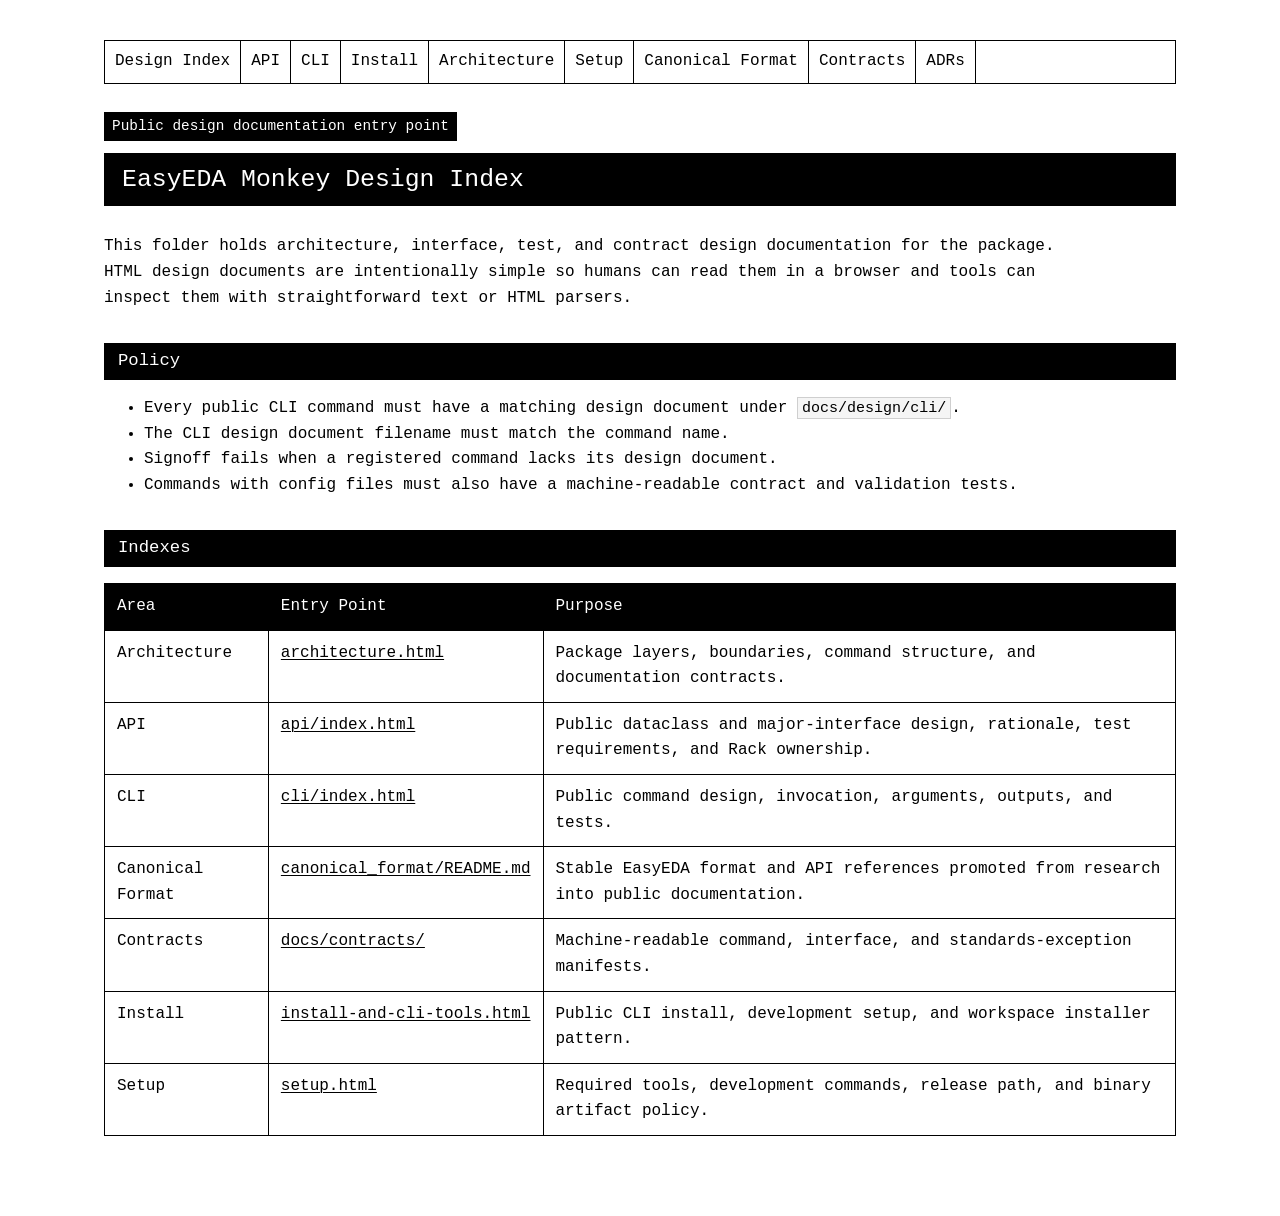
<file: docs/design/index.html>
<!doctype html>
<html lang="en">
<head>
  <meta charset="utf-8">
  <meta name="viewport" content="width=device-width, initial-scale=1">
  <title>EasyEDA Monkey Design Index</title>
  <link rel="stylesheet" href="styles.css">
</head>
<body data-doc-kind="design-index">
<main>
  <nav class="nav">
    <a href="index.html">Design Index</a>
    <a href="api/index.html">API</a>
    <a href="cli/index.html">CLI</a>
    <a href="install-and-cli-tools.html">Install</a>
    <a href="../architecture.html">Architecture</a>
    <a href="../setup.html">Setup</a>
    <a href="../canonical_format/README.md">Canonical Format</a>
    <a href="../contracts/command_manifest.v0.json">Contracts</a>
    <a href="../adrs/README.md">ADRs</a>
  </nav>

  <header>
    <p class="status">Public design documentation entry point</p>
    <h1>EasyEDA Monkey Design Index</h1>
    <p class="lede">
      This folder holds architecture, interface, test, and contract design
      documentation for the package. HTML design documents are intentionally
      simple so humans can read them in a browser and tools can inspect them
      with straightforward text or HTML parsers.
    </p>
  </header>

  <section>
    <h2>Policy</h2>
    <ul>
      <li>Every public CLI command must have a matching design document under <code>docs/design/cli/</code>.</li>
      <li>The CLI design document filename must match the command name.</li>
      <li>Signoff fails when a registered command lacks its design document.</li>
      <li>Commands with config files must also have a machine-readable contract and validation tests.</li>
    </ul>
  </section>

  <section>
    <h2>Indexes</h2>
    <table>
      <tr>
        <th>Area</th>
        <th>Entry Point</th>
        <th>Purpose</th>
      </tr>
      <tr>
        <td>Architecture</td>
        <td><a href="../architecture.html">architecture.html</a></td>
        <td>Package layers, boundaries, command structure, and documentation contracts.</td>
      </tr>
      <tr>
        <td>API</td>
        <td><a href="api/index.html">api/index.html</a></td>
        <td>Public dataclass and major-interface design, rationale, test requirements, and Rack ownership.</td>
      </tr>
      <tr>
        <td>CLI</td>
        <td><a href="cli/index.html">cli/index.html</a></td>
        <td>Public command design, invocation, arguments, outputs, and tests.</td>
      </tr>
      <tr>
        <td>Canonical Format</td>
        <td><a href="../canonical_format/README.md">canonical_format/README.md</a></td>
        <td>Stable EasyEDA format and API references promoted from research into public documentation.</td>
      </tr>
      <tr>
        <td>Contracts</td>
        <td><a href="../contracts/command_manifest.v0.json">docs/contracts/</a></td>
        <td>Machine-readable command, interface, and standards-exception manifests.</td>
      </tr>
      <tr>
        <td>Install</td>
        <td><a href="install-and-cli-tools.html">install-and-cli-tools.html</a></td>
        <td>Public CLI install, development setup, and workspace installer pattern.</td>
      </tr>
      <tr>
        <td>Setup</td>
        <td><a href="../setup.html">setup.html</a></td>
        <td>Required tools, development commands, release path, and binary artifact policy.</td>
      </tr>
    </table>
  </section>
</main>
</body>
</html>
</file>
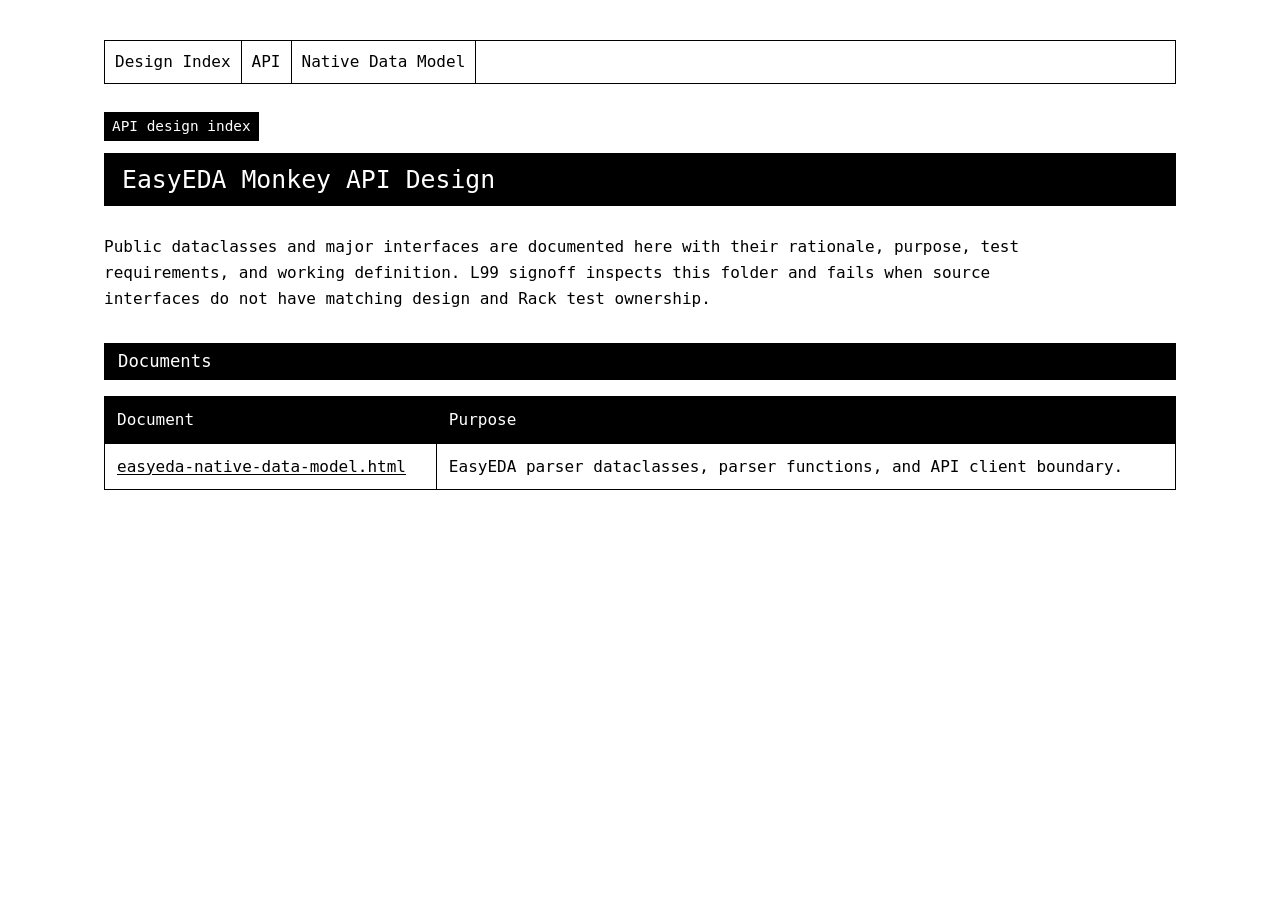
<file: docs/design/api/index.html>
<!doctype html>
<html lang="en">
<head>
  <meta charset="utf-8">
  <meta name="viewport" content="width=device-width, initial-scale=1">
  <title>EasyEDA Monkey API Design Index</title>
  <link rel="stylesheet" href="../styles.css">
</head>
<body data-doc-kind="api-design-index">
<main>
  <nav class="nav">
    <a href="../index.html">Design Index</a>
    <a href="index.html">API</a>
    <a href="easyeda-native-data-model.html">Native Data Model</a>
  </nav>

  <header>
    <p class="status">API design index</p>
    <h1>EasyEDA Monkey API Design</h1>
    <p class="lede">
      Public dataclasses and major interfaces are documented here with their
      rationale, purpose, test requirements, and working definition. L99
      signoff inspects this folder and fails when source interfaces do not have
      matching design and Rack test ownership.
    </p>
  </header>

  <section>
    <h2>Documents</h2>
    <table>
      <tr>
        <th>Document</th>
        <th>Purpose</th>
      </tr>
      <tr>
        <td><a href="easyeda-native-data-model.html">easyeda-native-data-model.html</a></td>
        <td>EasyEDA parser dataclasses, parser functions, and API client boundary.</td>
      </tr>
    </table>
  </section>
</main>
</body>
</html>
</file>
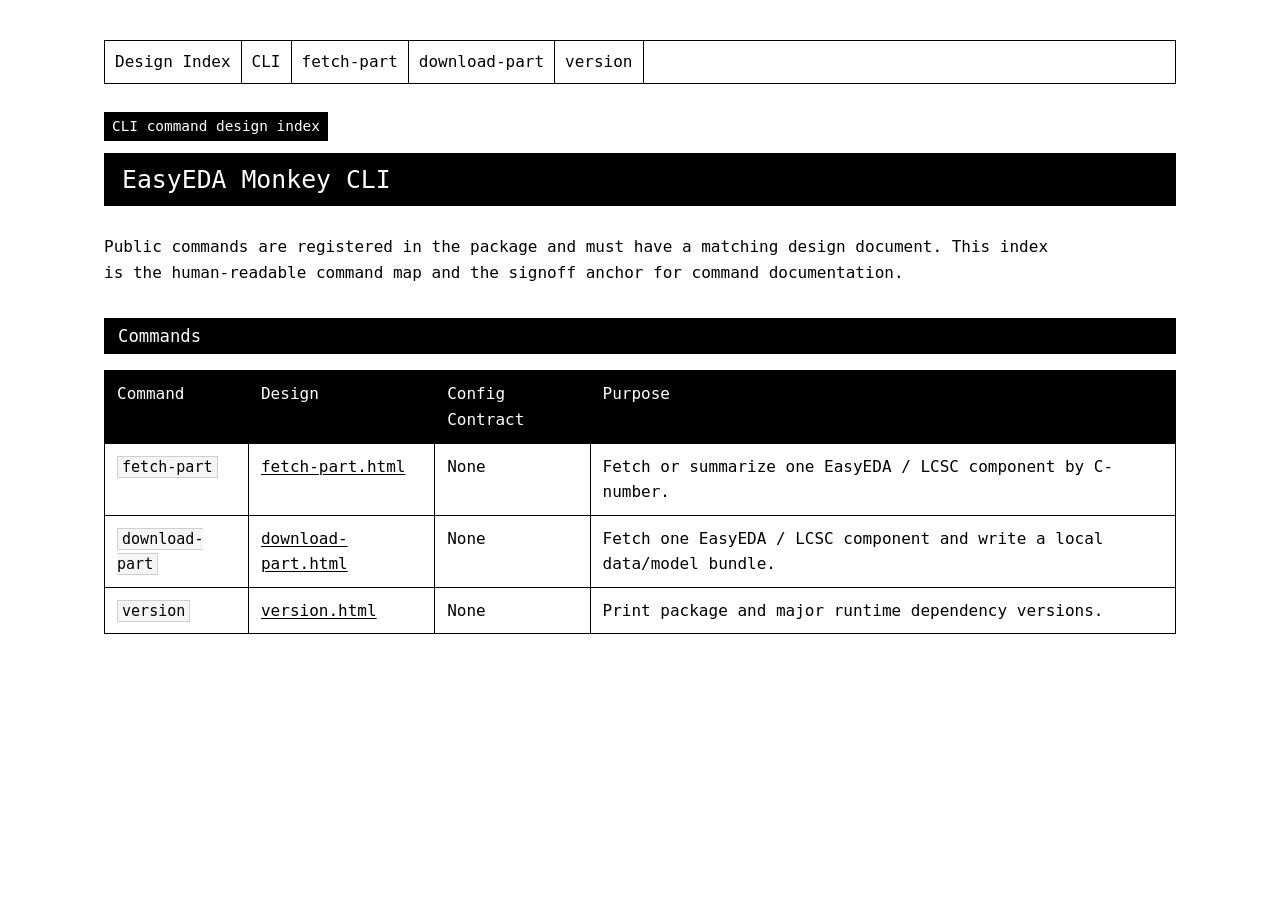
<file: docs/design/cli/index.html>
<!doctype html>
<html lang="en">
<head>
  <meta charset="utf-8">
  <meta name="viewport" content="width=device-width, initial-scale=1">
  <title>EasyEDA Monkey CLI Design Index</title>
  <link rel="stylesheet" href="../styles.css">
</head>
<body data-doc-kind="cli-design-index">
<main>
  <nav class="nav">
    <a href="../index.html">Design Index</a>
    <a href="index.html">CLI</a>
    <a href="fetch-part.html">fetch-part</a>
    <a href="download-part.html">download-part</a>
    <a href="version.html">version</a>
  </nav>

  <header>
    <p class="status">CLI command design index</p>
    <h1>EasyEDA Monkey CLI</h1>
    <p class="lede">
      Public commands are registered in the package and must have a matching
      design document. This index is the human-readable command map and the
      signoff anchor for command documentation.
    </p>
  </header>

  <section>
    <h2>Commands</h2>
    <table id="cli-command-design-docs">
      <tr>
        <th>Command</th>
        <th>Design</th>
        <th>Config Contract</th>
        <th>Purpose</th>
      </tr>
      <tr data-command="fetch-part" data-design-doc="cli/fetch-part.html" data-config-contract="none">
        <td><code>fetch-part</code></td>
        <td><a href="fetch-part.html">fetch-part.html</a></td>
        <td>None</td>
        <td>Fetch or summarize one EasyEDA / LCSC component by C-number.</td>
      </tr>
      <tr data-command="download-part" data-design-doc="cli/download-part.html" data-config-contract="none">
        <td><code>download-part</code></td>
        <td><a href="download-part.html">download-part.html</a></td>
        <td>None</td>
        <td>Fetch one EasyEDA / LCSC component and write a local data/model bundle.</td>
      </tr>
      <tr data-command="version" data-design-doc="cli/version.html" data-config-contract="none">
        <td><code>version</code></td>
        <td><a href="version.html">version.html</a></td>
        <td>None</td>
        <td>Print package and major runtime dependency versions.</td>
      </tr>
    </table>
  </section>
</main>
</body>
</html>
</file>
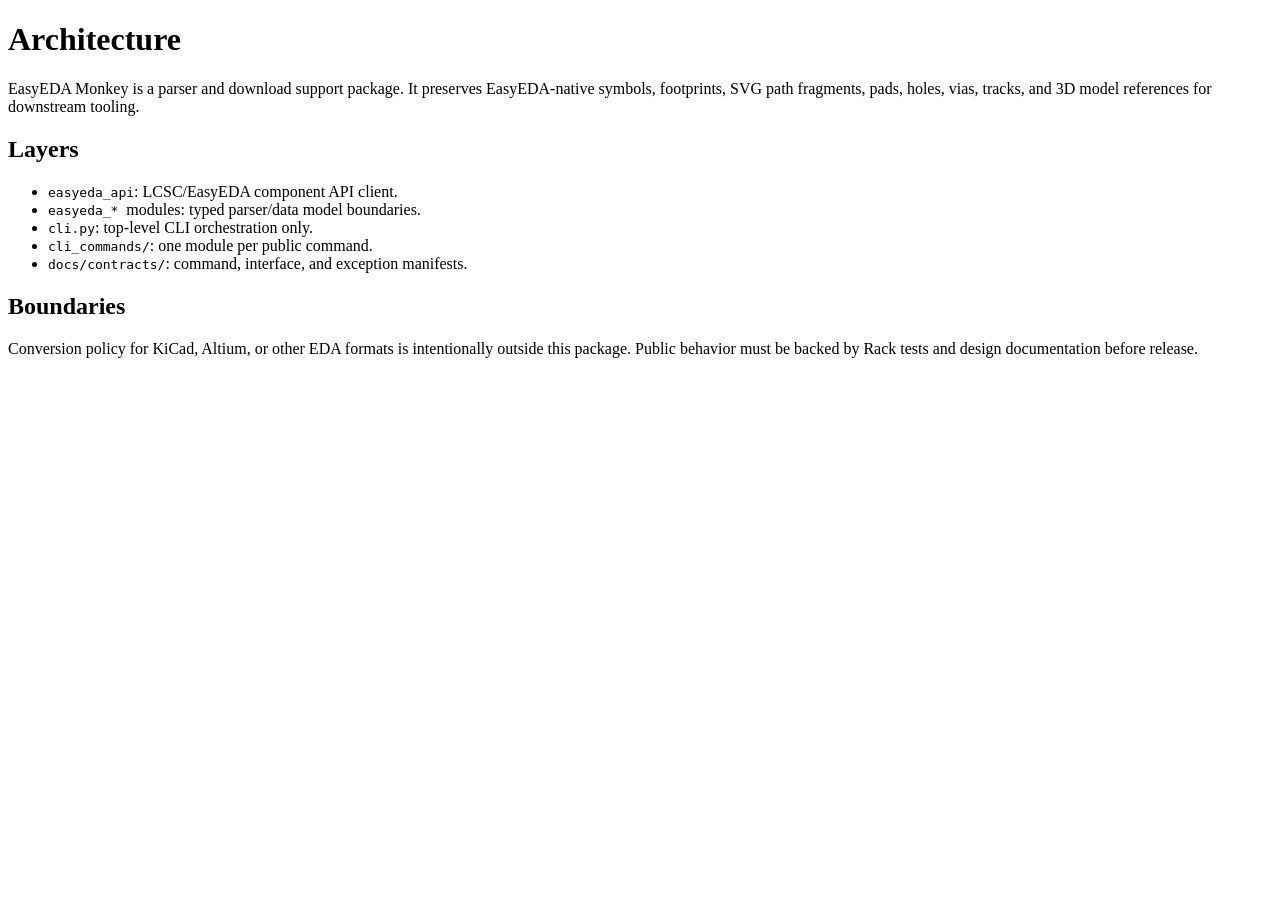
<file: docs/architecture.html>
<!doctype html>
<html lang="en">
<head>
  <meta charset="utf-8">
  <title>EasyEDA Monkey Architecture</title>
</head>
<body data-doc="architecture" data-profile="python-package">
  <h1>Architecture</h1>
  <p>
    EasyEDA Monkey is a parser and download support package. It preserves
    EasyEDA-native symbols, footprints, SVG path fragments, pads, holes, vias,
    tracks, and 3D model references for downstream tooling.
  </p>

  <h2>Layers</h2>
  <ul>
    <li><code>easyeda_api</code>: LCSC/EasyEDA component API client.</li>
    <li><code>easyeda_* </code> modules: typed parser/data model boundaries.</li>
    <li><code>cli.py</code>: top-level CLI orchestration only.</li>
    <li><code>cli_commands/</code>: one module per public command.</li>
    <li><code>docs/contracts/</code>: command, interface, and exception manifests.</li>
  </ul>

  <h2>Boundaries</h2>
  <p>
    Conversion policy for KiCad, Altium, or other EDA formats is intentionally
    outside this package. Public behavior must be backed by Rack tests and
    design documentation before release.
  </p>
</body>
</html>
</file>
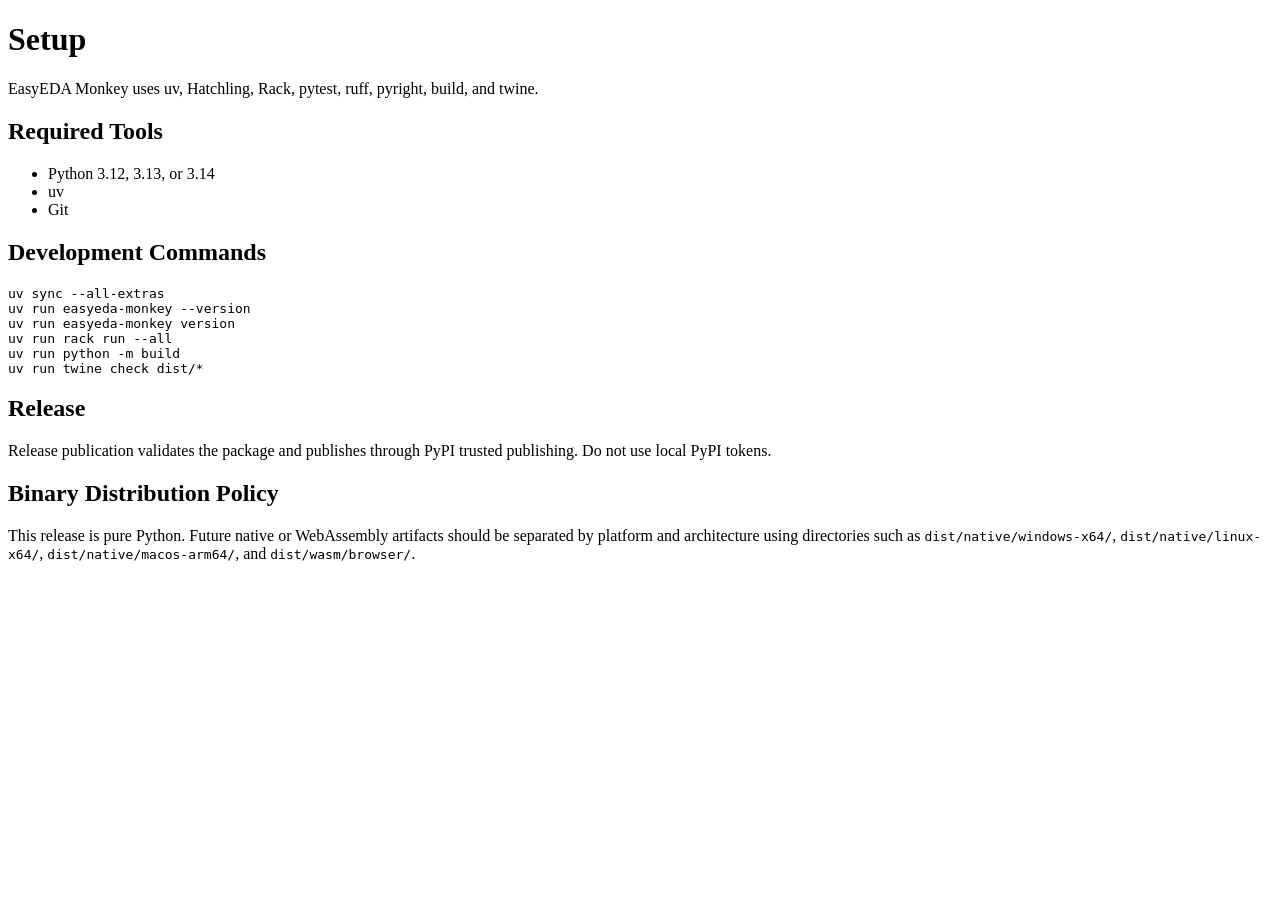
<file: docs/setup.html>
<!doctype html>
<html lang="en">
<head>
  <meta charset="utf-8">
  <title>EasyEDA Monkey Setup</title>
</head>
<body data-doc="setup" data-profile="python-package">
  <h1>Setup</h1>
  <p>EasyEDA Monkey uses uv, Hatchling, Rack, pytest, ruff, pyright, build, and twine.</p>

  <h2>Required Tools</h2>
  <ul>
    <li>Python 3.12, 3.13, or 3.14</li>
    <li>uv</li>
    <li>Git</li>
  </ul>

  <h2>Development Commands</h2>
  <pre><code>uv sync --all-extras
uv run easyeda-monkey --version
uv run easyeda-monkey version
uv run rack run --all
uv run python -m build
uv run twine check dist/*</code></pre>

  <h2>Release</h2>
  <p>
    Release publication validates the package and publishes through PyPI trusted
    publishing. Do not use local PyPI tokens.
  </p>

  <h2>Binary Distribution Policy</h2>
  <p>
    This release is pure Python. Future native or WebAssembly artifacts should
    be separated by platform and architecture using directories such as
    <code>dist/native/windows-x64/</code>, <code>dist/native/linux-x64/</code>,
    <code>dist/native/macos-arm64/</code>, and <code>dist/wasm/browser/</code>.
  </p>
</body>
</html>
</file>
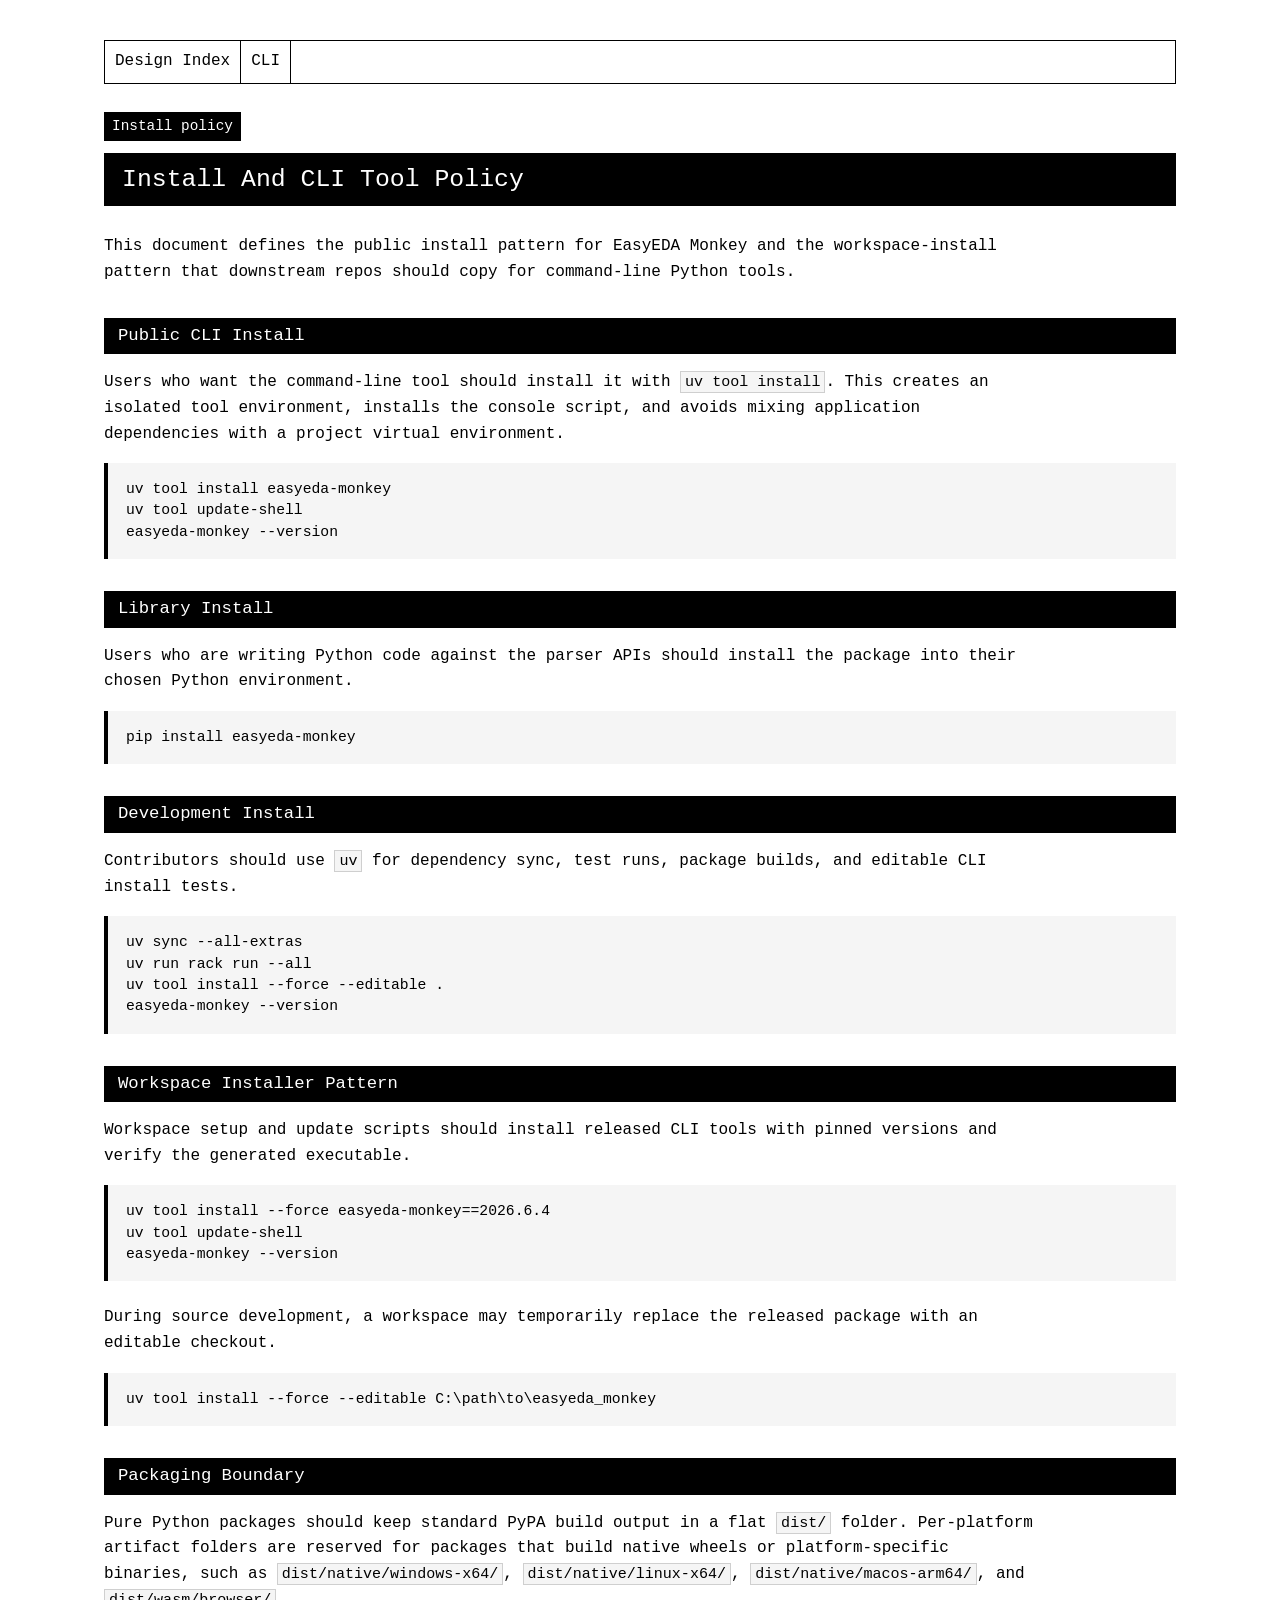
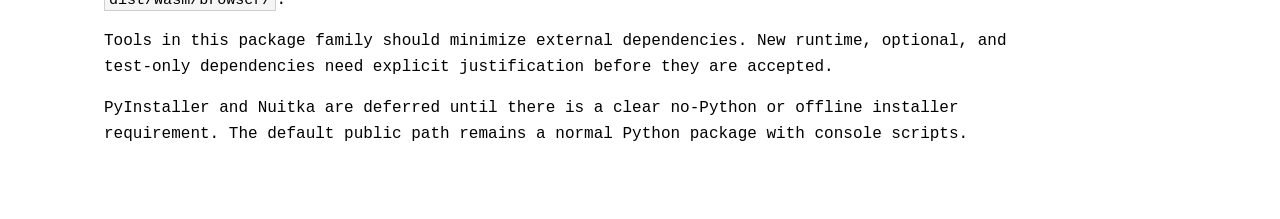
<file: docs/design/install-and-cli-tools.html>
<!doctype html>
<html lang="en">
<head>
  <meta charset="utf-8">
  <meta name="viewport" content="width=device-width, initial-scale=1">
  <title>Install And CLI Tool Policy</title>
  <link rel="stylesheet" href="styles.css">
</head>
<body data-doc-kind="install-cli-policy">
<main>
  <nav class="nav">
    <a href="index.html">Design Index</a>
    <a href="cli/index.html">CLI</a>
  </nav>

  <header>
    <p class="status">Install policy</p>
    <h1>Install And CLI Tool Policy</h1>
    <p class="lede">
      This document defines the public install pattern for EasyEDA Monkey and
      the workspace-install pattern that downstream repos should copy for
      command-line Python tools.
    </p>
  </header>

  <section>
    <h2>Public CLI Install</h2>
    <p>
      Users who want the command-line tool should install it with
      <code>uv tool install</code>. This creates an isolated tool environment,
      installs the console script, and avoids mixing application dependencies
      with a project virtual environment.
    </p>
    <pre><code>uv tool install easyeda-monkey
uv tool update-shell
easyeda-monkey --version</code></pre>
  </section>

  <section>
    <h2>Library Install</h2>
    <p>
      Users who are writing Python code against the parser APIs should install
      the package into their chosen Python environment.
    </p>
    <pre><code>pip install easyeda-monkey</code></pre>
  </section>

  <section>
    <h2>Development Install</h2>
    <p>
      Contributors should use <code>uv</code> for dependency sync, test runs,
      package builds, and editable CLI install tests.
    </p>
    <pre><code>uv sync --all-extras
uv run rack run --all
uv tool install --force --editable .
easyeda-monkey --version</code></pre>
  </section>

  <section>
    <h2>Workspace Installer Pattern</h2>
    <p>
      Workspace setup and update scripts should install released CLI tools with
      pinned versions and verify the generated executable.
    </p>
    <pre><code>uv tool install --force easyeda-monkey==2026.6.4
uv tool update-shell
easyeda-monkey --version</code></pre>
    <p>
      During source development, a workspace may temporarily replace the
      released package with an editable checkout.
    </p>
    <pre><code>uv tool install --force --editable C:\path\to\easyeda_monkey</code></pre>
  </section>

  <section>
    <h2>Packaging Boundary</h2>
    <p>
      Pure Python packages should keep standard PyPA build output in a flat
      <code>dist/</code> folder. Per-platform artifact folders are reserved for
      packages that build native wheels or platform-specific binaries, such as
      <code>dist/native/windows-x64/</code>, <code>dist/native/linux-x64/</code>,
      <code>dist/native/macos-arm64/</code>, and <code>dist/wasm/browser/</code>.
    </p>
    <p>
      Tools in this package family should minimize external dependencies. New
      runtime, optional, and test-only dependencies need explicit justification
      before they are accepted.
    </p>
    <p>
      PyInstaller and Nuitka are deferred until there is a clear no-Python or
      offline installer requirement. The default public path remains a normal
      Python package with console scripts.
    </p>
  </section>
</main>
</body>
</html>
</file>
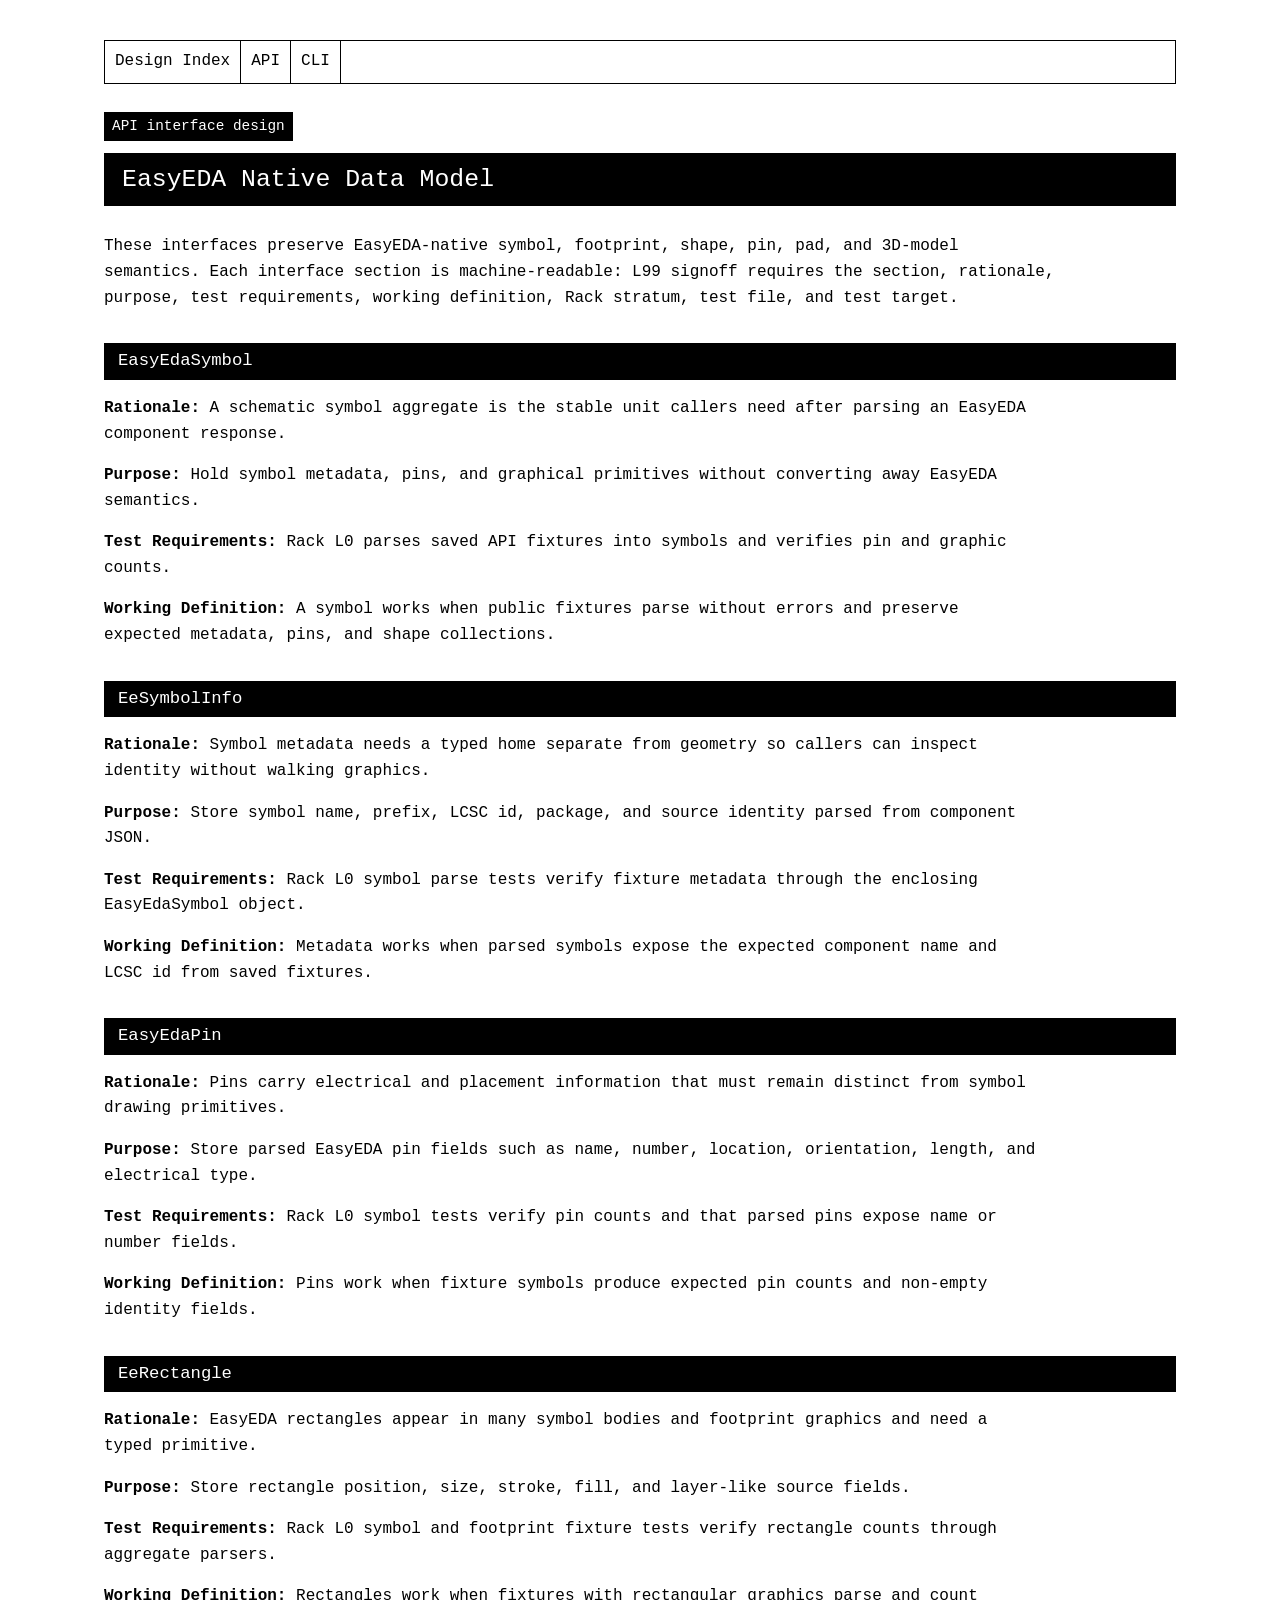
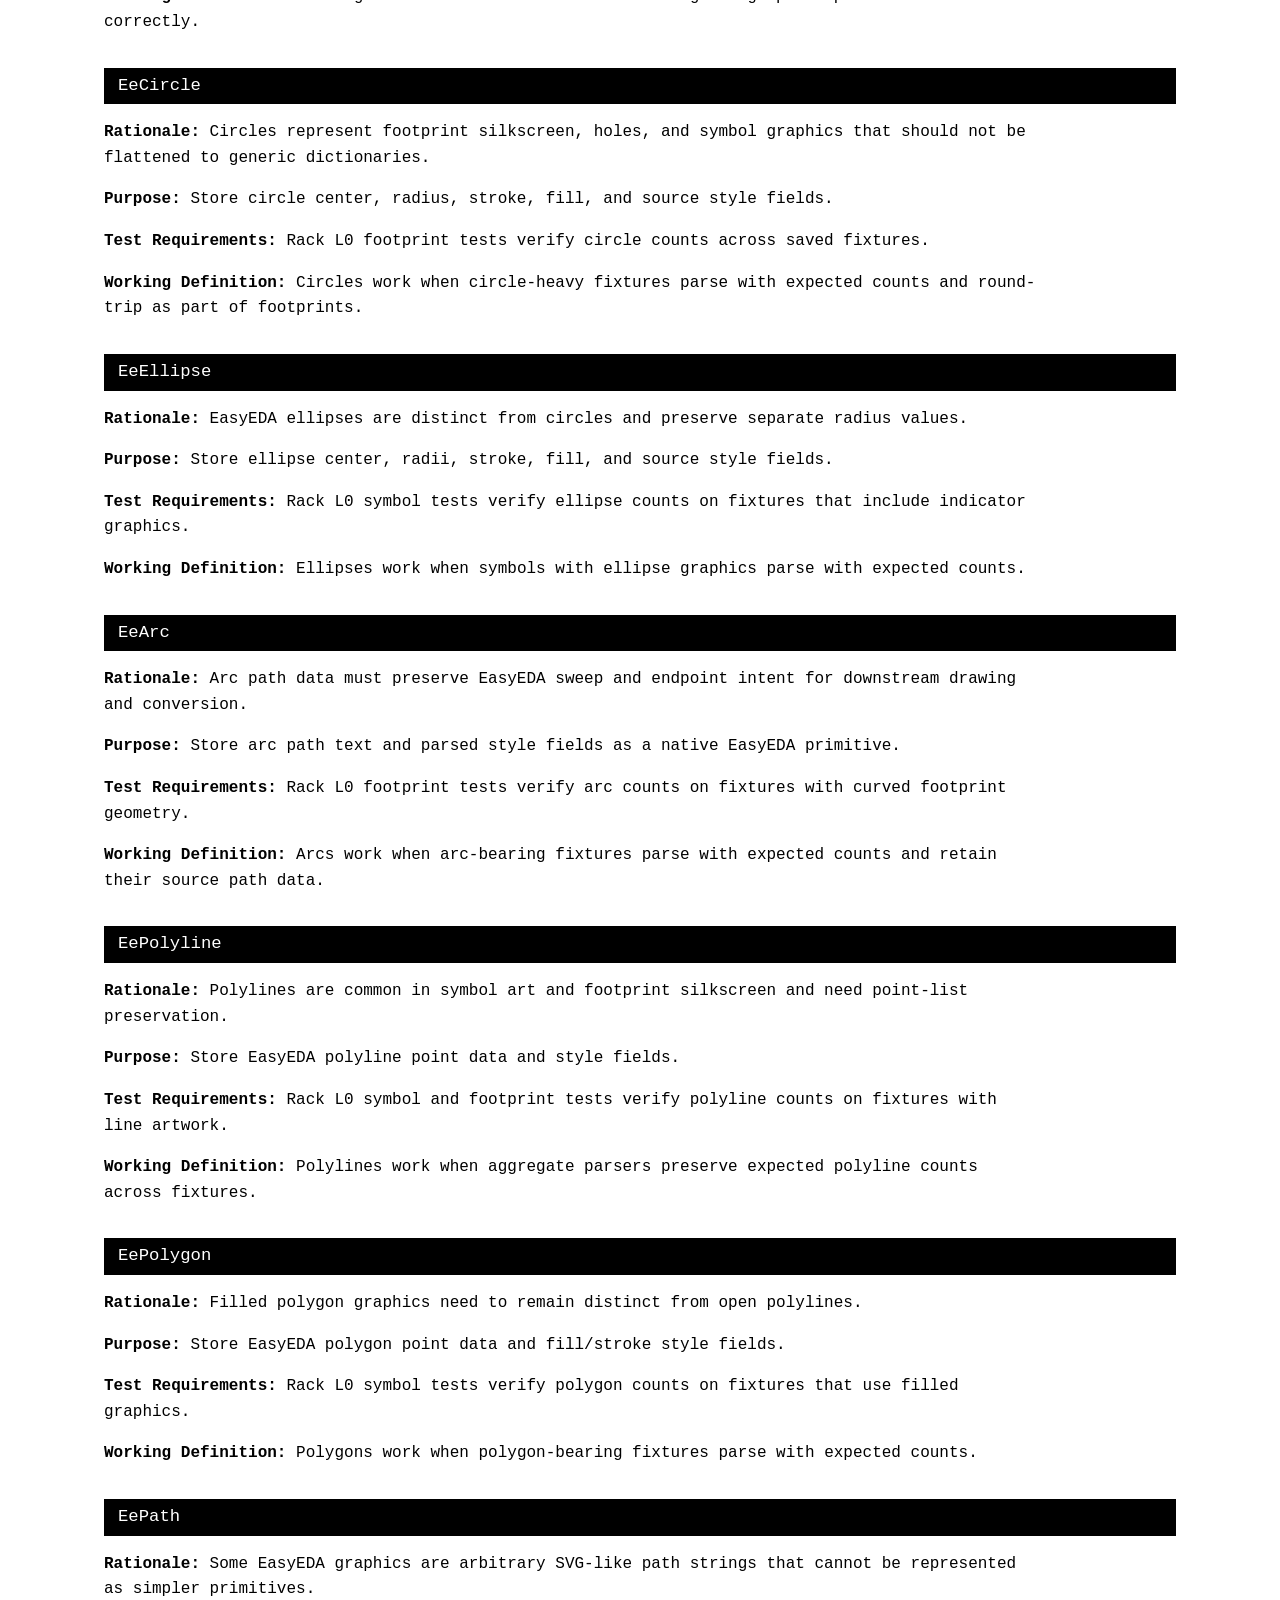
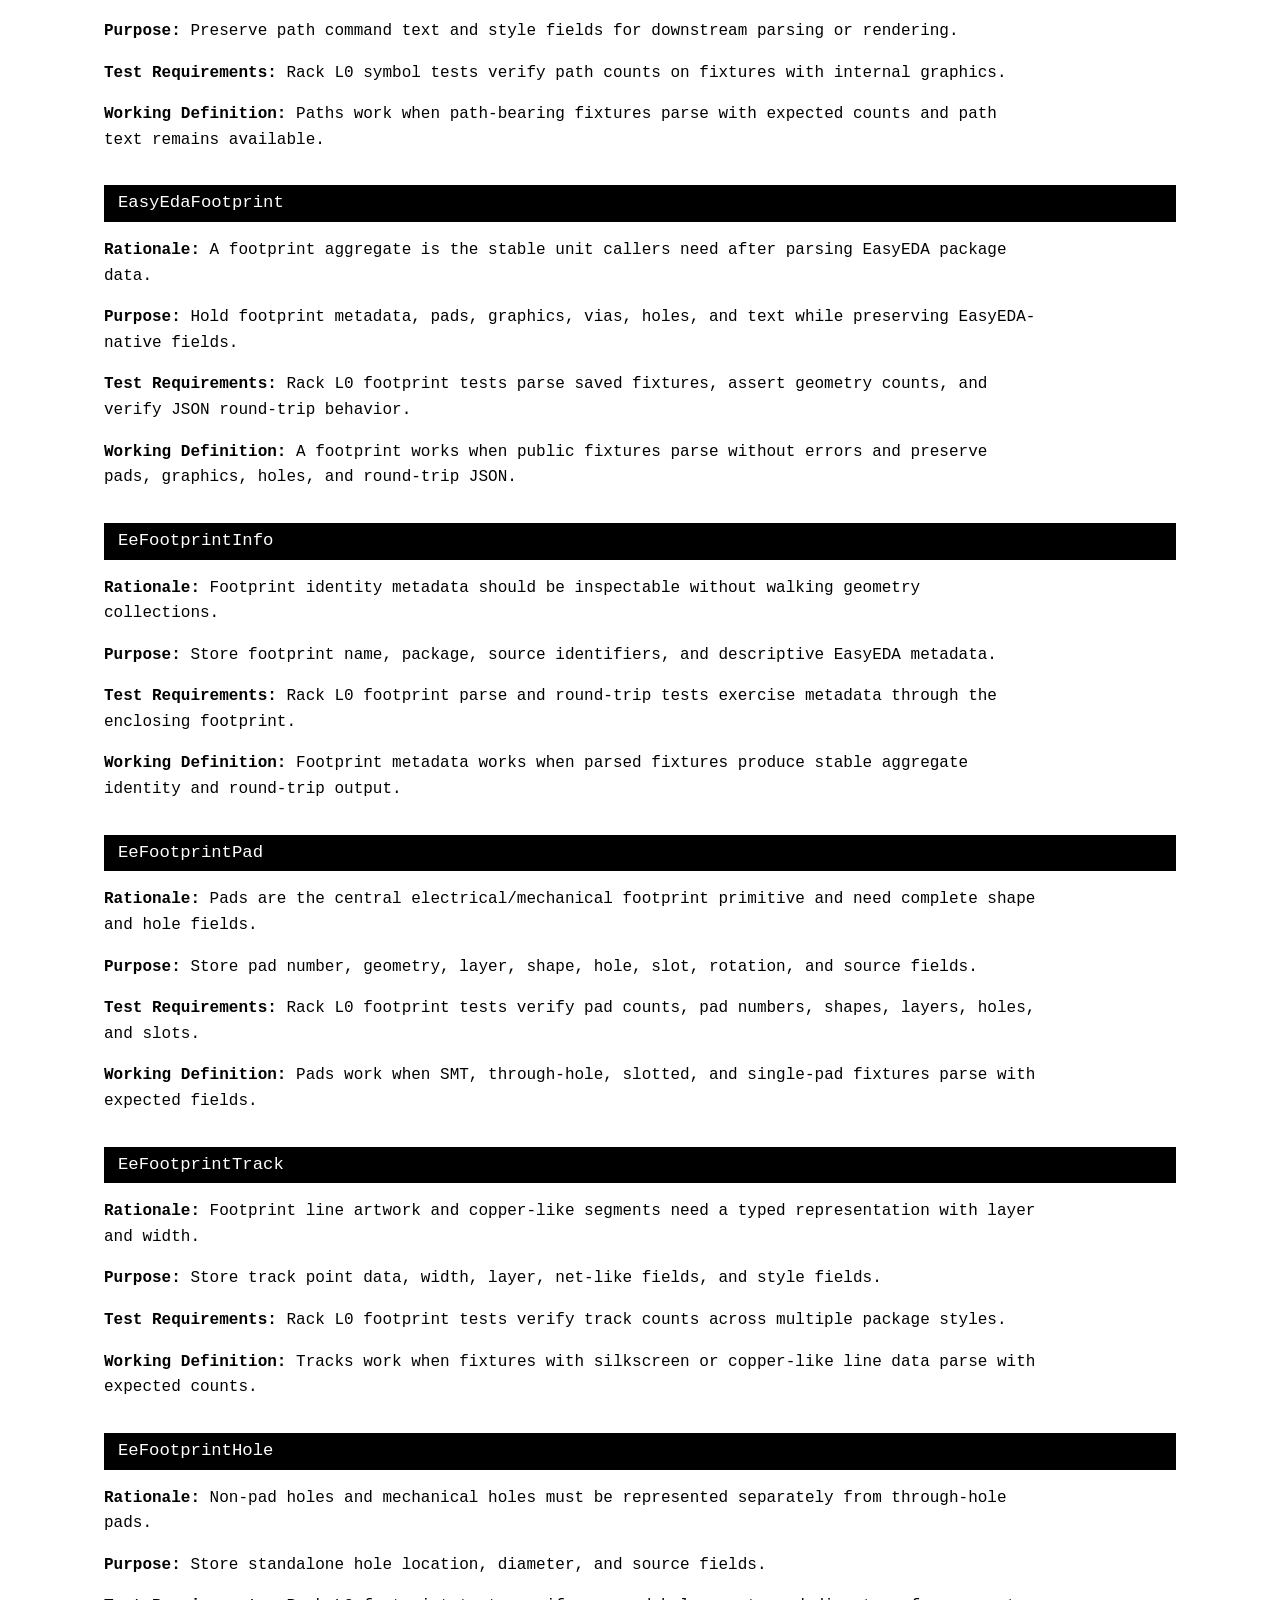
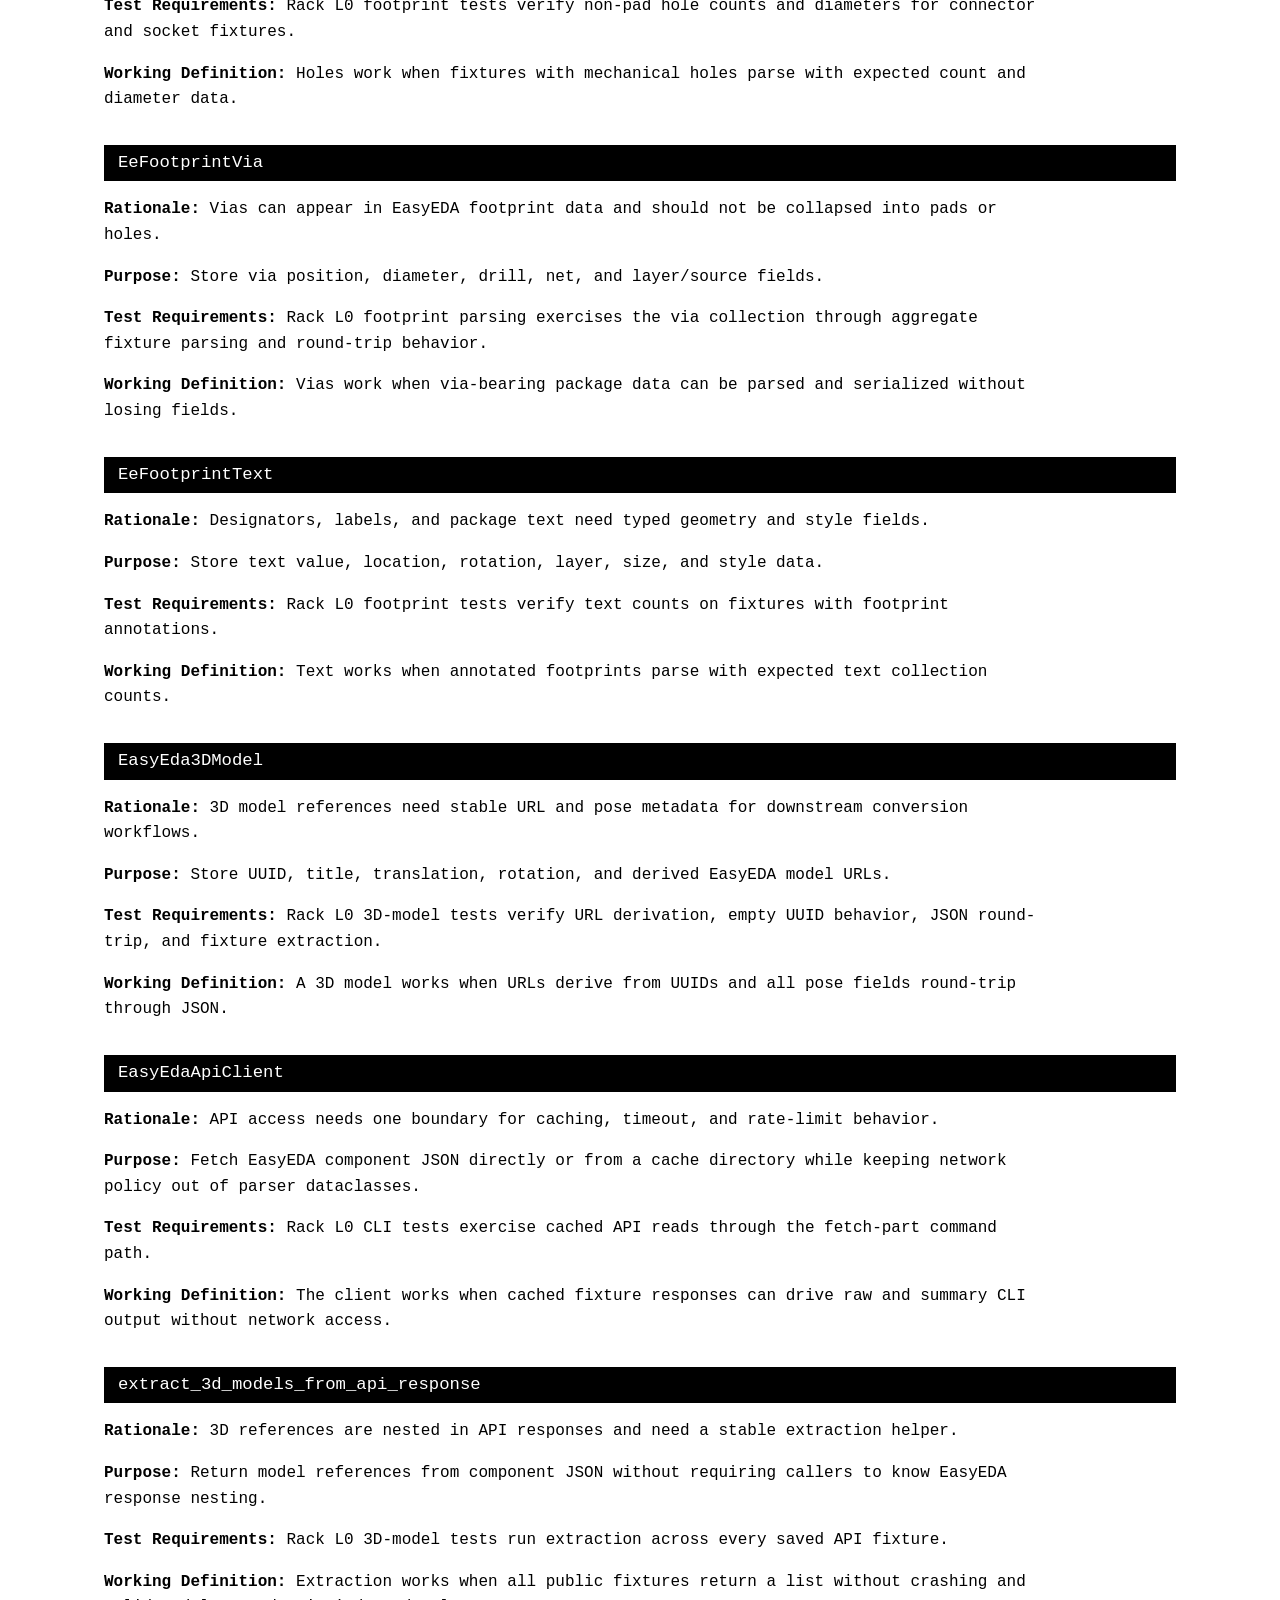
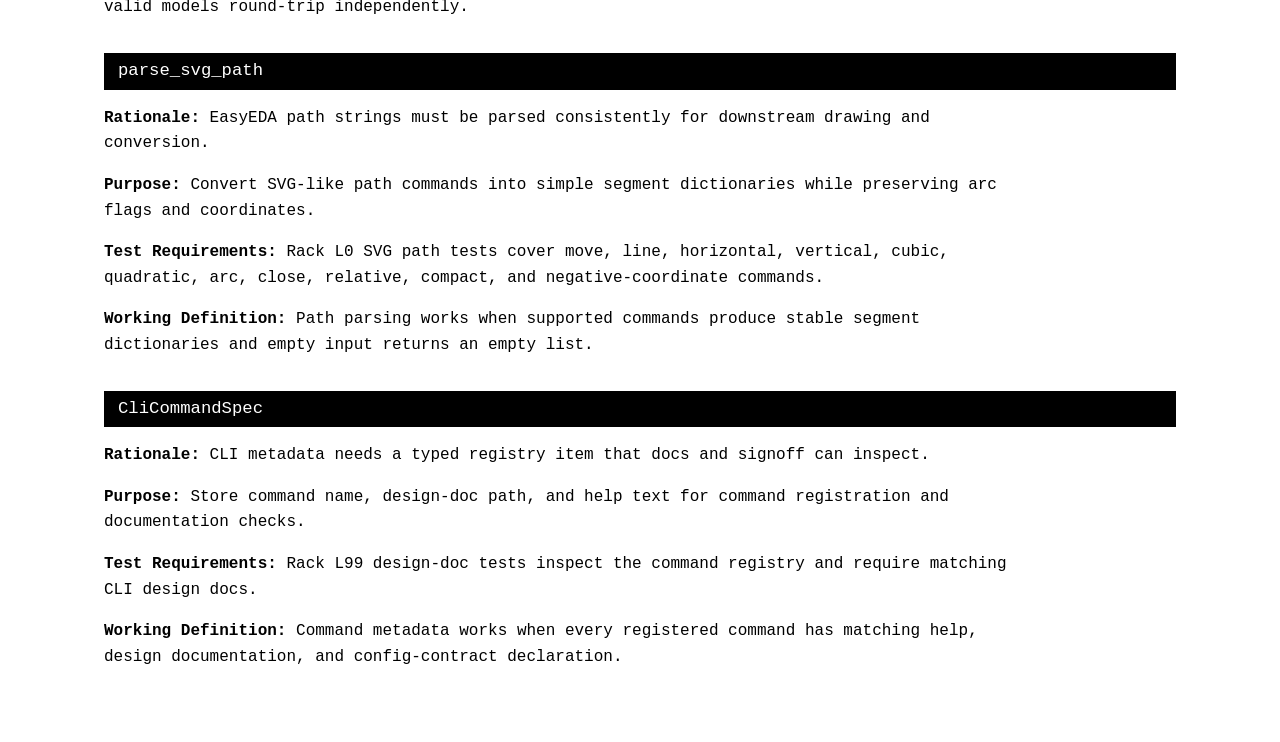
<file: docs/design/api/easyeda-native-data-model.html>
<!doctype html>
<html lang="en">
<head>
  <meta charset="utf-8">
  <meta name="viewport" content="width=device-width, initial-scale=1">
  <title>EasyEDA Native Data Model</title>
  <link rel="stylesheet" href="../styles.css">
</head>
<body data-doc-kind="api-interface-design">
<main>
  <nav class="nav">
    <a href="../index.html">Design Index</a>
    <a href="index.html">API</a>
    <a href="../cli/index.html">CLI</a>
  </nav>

  <header>
    <p class="status">API interface design</p>
    <h1>EasyEDA Native Data Model</h1>
    <p class="lede">
      These interfaces preserve EasyEDA-native symbol, footprint, shape, pin,
      pad, and 3D-model semantics. Each interface section is machine-readable:
      L99 signoff requires the section, rationale, purpose, test requirements,
      working definition, Rack stratum, test file, and test target.
    </p>
  </header>

  <section
    data-interface="EasyEdaSymbol"
    data-rack-stratum="L0_foundation"
    data-test-file="tests/L0_foundation/test_L0_001_symbol_parse.py"
    data-test-target="EasyEdaSymbol">
    <h2>EasyEdaSymbol</h2>
    <p><strong>Rationale:</strong> A schematic symbol aggregate is the stable unit callers need after parsing an EasyEDA component response.</p>
    <p><strong>Purpose:</strong> Hold symbol metadata, pins, and graphical primitives without converting away EasyEDA semantics.</p>
    <p><strong>Test Requirements:</strong> Rack L0 parses saved API fixtures into symbols and verifies pin and graphic counts.</p>
    <p><strong>Working Definition:</strong> A symbol works when public fixtures parse without errors and preserve expected metadata, pins, and shape collections.</p>
  </section>

  <section
    data-interface="EeSymbolInfo"
    data-rack-stratum="L0_foundation"
    data-test-file="tests/L0_foundation/test_L0_001_symbol_parse.py"
    data-test-target="EasyEdaSymbol">
    <h2>EeSymbolInfo</h2>
    <p><strong>Rationale:</strong> Symbol metadata needs a typed home separate from geometry so callers can inspect identity without walking graphics.</p>
    <p><strong>Purpose:</strong> Store symbol name, prefix, LCSC id, package, and source identity parsed from component JSON.</p>
    <p><strong>Test Requirements:</strong> Rack L0 symbol parse tests verify fixture metadata through the enclosing EasyEdaSymbol object.</p>
    <p><strong>Working Definition:</strong> Metadata works when parsed symbols expose the expected component name and LCSC id from saved fixtures.</p>
  </section>

  <section
    data-interface="EasyEdaPin"
    data-rack-stratum="L0_foundation"
    data-test-file="tests/L0_foundation/test_L0_001_symbol_parse.py"
    data-test-target="EasyEdaSymbol">
    <h2>EasyEdaPin</h2>
    <p><strong>Rationale:</strong> Pins carry electrical and placement information that must remain distinct from symbol drawing primitives.</p>
    <p><strong>Purpose:</strong> Store parsed EasyEDA pin fields such as name, number, location, orientation, length, and electrical type.</p>
    <p><strong>Test Requirements:</strong> Rack L0 symbol tests verify pin counts and that parsed pins expose name or number fields.</p>
    <p><strong>Working Definition:</strong> Pins work when fixture symbols produce expected pin counts and non-empty identity fields.</p>
  </section>

  <section
    data-interface="EeRectangle"
    data-rack-stratum="L0_foundation"
    data-test-file="tests/L0_foundation/test_L0_001_symbol_parse.py"
    data-test-target="EasyEdaSymbol">
    <h2>EeRectangle</h2>
    <p><strong>Rationale:</strong> EasyEDA rectangles appear in many symbol bodies and footprint graphics and need a typed primitive.</p>
    <p><strong>Purpose:</strong> Store rectangle position, size, stroke, fill, and layer-like source fields.</p>
    <p><strong>Test Requirements:</strong> Rack L0 symbol and footprint fixture tests verify rectangle counts through aggregate parsers.</p>
    <p><strong>Working Definition:</strong> Rectangles work when fixtures with rectangular graphics parse and count correctly.</p>
  </section>

  <section
    data-interface="EeCircle"
    data-rack-stratum="L0_foundation"
    data-test-file="tests/L0_foundation/test_L0_005_footprint_parse.py"
    data-test-target="EasyEdaFootprint">
    <h2>EeCircle</h2>
    <p><strong>Rationale:</strong> Circles represent footprint silkscreen, holes, and symbol graphics that should not be flattened to generic dictionaries.</p>
    <p><strong>Purpose:</strong> Store circle center, radius, stroke, fill, and source style fields.</p>
    <p><strong>Test Requirements:</strong> Rack L0 footprint tests verify circle counts across saved fixtures.</p>
    <p><strong>Working Definition:</strong> Circles work when circle-heavy fixtures parse with expected counts and round-trip as part of footprints.</p>
  </section>

  <section
    data-interface="EeEllipse"
    data-rack-stratum="L0_foundation"
    data-test-file="tests/L0_foundation/test_L0_001_symbol_parse.py"
    data-test-target="EasyEdaSymbol">
    <h2>EeEllipse</h2>
    <p><strong>Rationale:</strong> EasyEDA ellipses are distinct from circles and preserve separate radius values.</p>
    <p><strong>Purpose:</strong> Store ellipse center, radii, stroke, fill, and source style fields.</p>
    <p><strong>Test Requirements:</strong> Rack L0 symbol tests verify ellipse counts on fixtures that include indicator graphics.</p>
    <p><strong>Working Definition:</strong> Ellipses work when symbols with ellipse graphics parse with expected counts.</p>
  </section>

  <section
    data-interface="EeArc"
    data-rack-stratum="L0_foundation"
    data-test-file="tests/L0_foundation/test_L0_005_footprint_parse.py"
    data-test-target="EasyEdaFootprint">
    <h2>EeArc</h2>
    <p><strong>Rationale:</strong> Arc path data must preserve EasyEDA sweep and endpoint intent for downstream drawing and conversion.</p>
    <p><strong>Purpose:</strong> Store arc path text and parsed style fields as a native EasyEDA primitive.</p>
    <p><strong>Test Requirements:</strong> Rack L0 footprint tests verify arc counts on fixtures with curved footprint geometry.</p>
    <p><strong>Working Definition:</strong> Arcs work when arc-bearing fixtures parse with expected counts and retain their source path data.</p>
  </section>

  <section
    data-interface="EePolyline"
    data-rack-stratum="L0_foundation"
    data-test-file="tests/L0_foundation/test_L0_001_symbol_parse.py"
    data-test-target="EasyEdaSymbol">
    <h2>EePolyline</h2>
    <p><strong>Rationale:</strong> Polylines are common in symbol art and footprint silkscreen and need point-list preservation.</p>
    <p><strong>Purpose:</strong> Store EasyEDA polyline point data and style fields.</p>
    <p><strong>Test Requirements:</strong> Rack L0 symbol and footprint tests verify polyline counts on fixtures with line artwork.</p>
    <p><strong>Working Definition:</strong> Polylines work when aggregate parsers preserve expected polyline counts across fixtures.</p>
  </section>

  <section
    data-interface="EePolygon"
    data-rack-stratum="L0_foundation"
    data-test-file="tests/L0_foundation/test_L0_001_symbol_parse.py"
    data-test-target="EasyEdaSymbol">
    <h2>EePolygon</h2>
    <p><strong>Rationale:</strong> Filled polygon graphics need to remain distinct from open polylines.</p>
    <p><strong>Purpose:</strong> Store EasyEDA polygon point data and fill/stroke style fields.</p>
    <p><strong>Test Requirements:</strong> Rack L0 symbol tests verify polygon counts on fixtures that use filled graphics.</p>
    <p><strong>Working Definition:</strong> Polygons work when polygon-bearing fixtures parse with expected counts.</p>
  </section>

  <section
    data-interface="EePath"
    data-rack-stratum="L0_foundation"
    data-test-file="tests/L0_foundation/test_L0_001_symbol_parse.py"
    data-test-target="EasyEdaSymbol">
    <h2>EePath</h2>
    <p><strong>Rationale:</strong> Some EasyEDA graphics are arbitrary SVG-like path strings that cannot be represented as simpler primitives.</p>
    <p><strong>Purpose:</strong> Preserve path command text and style fields for downstream parsing or rendering.</p>
    <p><strong>Test Requirements:</strong> Rack L0 symbol tests verify path counts on fixtures with internal graphics.</p>
    <p><strong>Working Definition:</strong> Paths work when path-bearing fixtures parse with expected counts and path text remains available.</p>
  </section>

  <section
    data-interface="EasyEdaFootprint"
    data-rack-stratum="L0_foundation"
    data-test-file="tests/L0_foundation/test_L0_005_footprint_parse.py"
    data-test-target="EasyEdaFootprint">
    <h2>EasyEdaFootprint</h2>
    <p><strong>Rationale:</strong> A footprint aggregate is the stable unit callers need after parsing EasyEDA package data.</p>
    <p><strong>Purpose:</strong> Hold footprint metadata, pads, graphics, vias, holes, and text while preserving EasyEDA-native fields.</p>
    <p><strong>Test Requirements:</strong> Rack L0 footprint tests parse saved fixtures, assert geometry counts, and verify JSON round-trip behavior.</p>
    <p><strong>Working Definition:</strong> A footprint works when public fixtures parse without errors and preserve pads, graphics, holes, and round-trip JSON.</p>
  </section>

  <section
    data-interface="EeFootprintInfo"
    data-rack-stratum="L0_foundation"
    data-test-file="tests/L0_foundation/test_L0_005_footprint_parse.py"
    data-test-target="EasyEdaFootprint">
    <h2>EeFootprintInfo</h2>
    <p><strong>Rationale:</strong> Footprint identity metadata should be inspectable without walking geometry collections.</p>
    <p><strong>Purpose:</strong> Store footprint name, package, source identifiers, and descriptive EasyEDA metadata.</p>
    <p><strong>Test Requirements:</strong> Rack L0 footprint parse and round-trip tests exercise metadata through the enclosing footprint.</p>
    <p><strong>Working Definition:</strong> Footprint metadata works when parsed fixtures produce stable aggregate identity and round-trip output.</p>
  </section>

  <section
    data-interface="EeFootprintPad"
    data-rack-stratum="L0_foundation"
    data-test-file="tests/L0_foundation/test_L0_005_footprint_parse.py"
    data-test-target="EasyEdaFootprint">
    <h2>EeFootprintPad</h2>
    <p><strong>Rationale:</strong> Pads are the central electrical/mechanical footprint primitive and need complete shape and hole fields.</p>
    <p><strong>Purpose:</strong> Store pad number, geometry, layer, shape, hole, slot, rotation, and source fields.</p>
    <p><strong>Test Requirements:</strong> Rack L0 footprint tests verify pad counts, pad numbers, shapes, layers, holes, and slots.</p>
    <p><strong>Working Definition:</strong> Pads work when SMT, through-hole, slotted, and single-pad fixtures parse with expected fields.</p>
  </section>

  <section
    data-interface="EeFootprintTrack"
    data-rack-stratum="L0_foundation"
    data-test-file="tests/L0_foundation/test_L0_005_footprint_parse.py"
    data-test-target="EasyEdaFootprint">
    <h2>EeFootprintTrack</h2>
    <p><strong>Rationale:</strong> Footprint line artwork and copper-like segments need a typed representation with layer and width.</p>
    <p><strong>Purpose:</strong> Store track point data, width, layer, net-like fields, and style fields.</p>
    <p><strong>Test Requirements:</strong> Rack L0 footprint tests verify track counts across multiple package styles.</p>
    <p><strong>Working Definition:</strong> Tracks work when fixtures with silkscreen or copper-like line data parse with expected counts.</p>
  </section>

  <section
    data-interface="EeFootprintHole"
    data-rack-stratum="L0_foundation"
    data-test-file="tests/L0_foundation/test_L0_005_footprint_parse.py"
    data-test-target="EasyEdaFootprint">
    <h2>EeFootprintHole</h2>
    <p><strong>Rationale:</strong> Non-pad holes and mechanical holes must be represented separately from through-hole pads.</p>
    <p><strong>Purpose:</strong> Store standalone hole location, diameter, and source fields.</p>
    <p><strong>Test Requirements:</strong> Rack L0 footprint tests verify non-pad hole counts and diameters for connector and socket fixtures.</p>
    <p><strong>Working Definition:</strong> Holes work when fixtures with mechanical holes parse with expected count and diameter data.</p>
  </section>

  <section
    data-interface="EeFootprintVia"
    data-rack-stratum="L0_foundation"
    data-test-file="tests/L0_foundation/test_L0_005_footprint_parse.py"
    data-test-target="EasyEdaFootprint">
    <h2>EeFootprintVia</h2>
    <p><strong>Rationale:</strong> Vias can appear in EasyEDA footprint data and should not be collapsed into pads or holes.</p>
    <p><strong>Purpose:</strong> Store via position, diameter, drill, net, and layer/source fields.</p>
    <p><strong>Test Requirements:</strong> Rack L0 footprint parsing exercises the via collection through aggregate fixture parsing and round-trip behavior.</p>
    <p><strong>Working Definition:</strong> Vias work when via-bearing package data can be parsed and serialized without losing fields.</p>
  </section>

  <section
    data-interface="EeFootprintText"
    data-rack-stratum="L0_foundation"
    data-test-file="tests/L0_foundation/test_L0_005_footprint_parse.py"
    data-test-target="EasyEdaFootprint">
    <h2>EeFootprintText</h2>
    <p><strong>Rationale:</strong> Designators, labels, and package text need typed geometry and style fields.</p>
    <p><strong>Purpose:</strong> Store text value, location, rotation, layer, size, and style data.</p>
    <p><strong>Test Requirements:</strong> Rack L0 footprint tests verify text counts on fixtures with footprint annotations.</p>
    <p><strong>Working Definition:</strong> Text works when annotated footprints parse with expected text collection counts.</p>
  </section>

  <section
    data-interface="EasyEda3DModel"
    data-rack-stratum="L0_foundation"
    data-test-file="tests/L0_foundation/test_L0_009_3d_model.py"
    data-test-target="EasyEda3DModel">
    <h2>EasyEda3DModel</h2>
    <p><strong>Rationale:</strong> 3D model references need stable URL and pose metadata for downstream conversion workflows.</p>
    <p><strong>Purpose:</strong> Store UUID, title, translation, rotation, and derived EasyEDA model URLs.</p>
    <p><strong>Test Requirements:</strong> Rack L0 3D-model tests verify URL derivation, empty UUID behavior, JSON round-trip, and fixture extraction.</p>
    <p><strong>Working Definition:</strong> A 3D model works when URLs derive from UUIDs and all pose fields round-trip through JSON.</p>
  </section>

  <section
    data-interface="EasyEdaApiClient"
    data-rack-stratum="L0_foundation"
    data-test-file="tests/L0_foundation/test_L0_010_cli_fetch_part.py"
    data-test-target="fetch-part">
    <h2>EasyEdaApiClient</h2>
    <p><strong>Rationale:</strong> API access needs one boundary for caching, timeout, and rate-limit behavior.</p>
    <p><strong>Purpose:</strong> Fetch EasyEDA component JSON directly or from a cache directory while keeping network policy out of parser dataclasses.</p>
    <p><strong>Test Requirements:</strong> Rack L0 CLI tests exercise cached API reads through the fetch-part command path.</p>
    <p><strong>Working Definition:</strong> The client works when cached fixture responses can drive raw and summary CLI output without network access.</p>
  </section>

  <section
    data-interface="extract_3d_models_from_api_response"
    data-rack-stratum="L0_foundation"
    data-test-file="tests/L0_foundation/test_L0_009_3d_model.py"
    data-test-target="extract_3d_models_from_api_response">
    <h2>extract_3d_models_from_api_response</h2>
    <p><strong>Rationale:</strong> 3D references are nested in API responses and need a stable extraction helper.</p>
    <p><strong>Purpose:</strong> Return model references from component JSON without requiring callers to know EasyEDA response nesting.</p>
    <p><strong>Test Requirements:</strong> Rack L0 3D-model tests run extraction across every saved API fixture.</p>
    <p><strong>Working Definition:</strong> Extraction works when all public fixtures return a list without crashing and valid models round-trip independently.</p>
  </section>

  <section
    data-interface="parse_svg_path"
    data-rack-stratum="L0_foundation"
    data-test-file="tests/L0_foundation/test_L0_008_svg_path_parse.py"
    data-test-target="parse_svg_path">
    <h2>parse_svg_path</h2>
    <p><strong>Rationale:</strong> EasyEDA path strings must be parsed consistently for downstream drawing and conversion.</p>
    <p><strong>Purpose:</strong> Convert SVG-like path commands into simple segment dictionaries while preserving arc flags and coordinates.</p>
    <p><strong>Test Requirements:</strong> Rack L0 SVG path tests cover move, line, horizontal, vertical, cubic, quadratic, arc, close, relative, compact, and negative-coordinate commands.</p>
    <p><strong>Working Definition:</strong> Path parsing works when supported commands produce stable segment dictionaries and empty input returns an empty list.</p>
  </section>

  <section
    data-interface="CliCommandSpec"
    data-rack-stratum="L99_signoff"
    data-test-file="tests/L99_signoff/test_L99_002_design_docs.py"
    data-test-target="CLI_COMMANDS">
    <h2>CliCommandSpec</h2>
    <p><strong>Rationale:</strong> CLI metadata needs a typed registry item that docs and signoff can inspect.</p>
    <p><strong>Purpose:</strong> Store command name, design-doc path, and help text for command registration and documentation checks.</p>
    <p><strong>Test Requirements:</strong> Rack L99 design-doc tests inspect the command registry and require matching CLI design docs.</p>
    <p><strong>Working Definition:</strong> Command metadata works when every registered command has matching help, design documentation, and config-contract declaration.</p>
  </section>
</main>
</body>
</html>
</file>
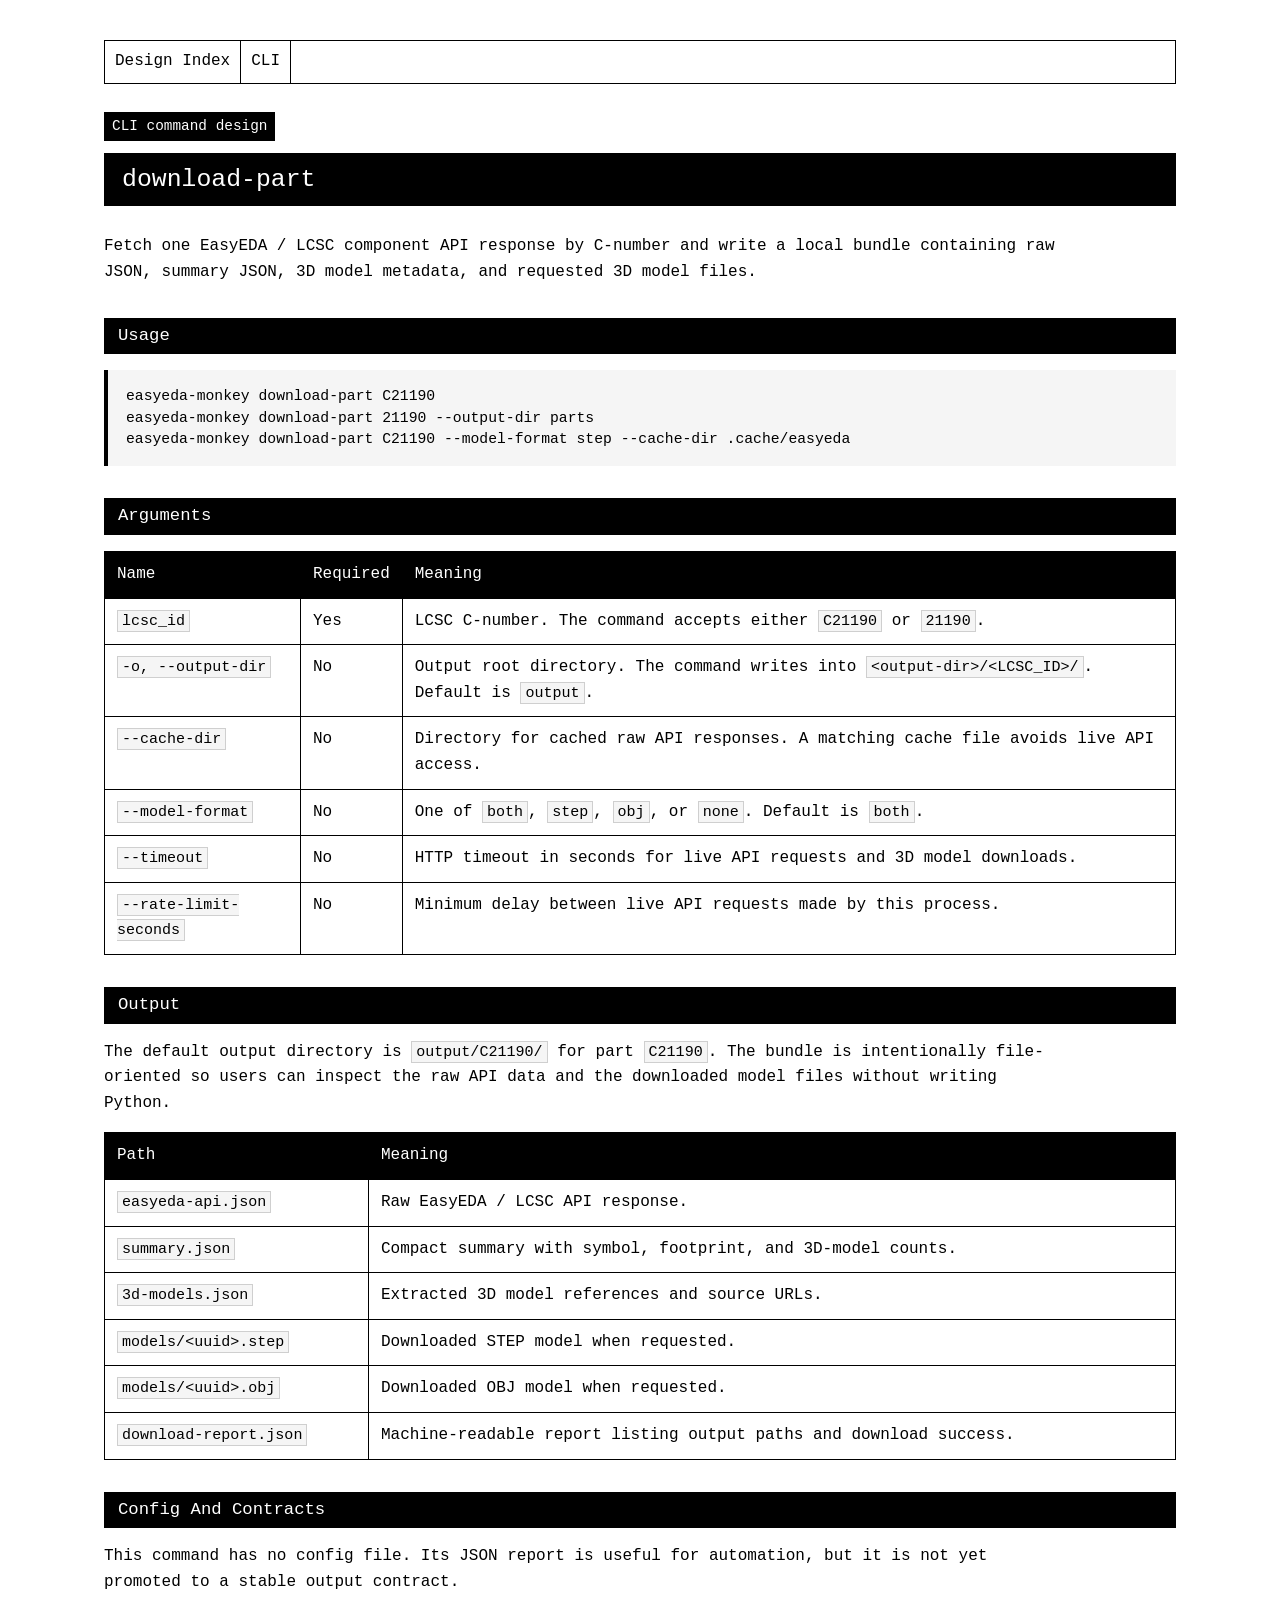
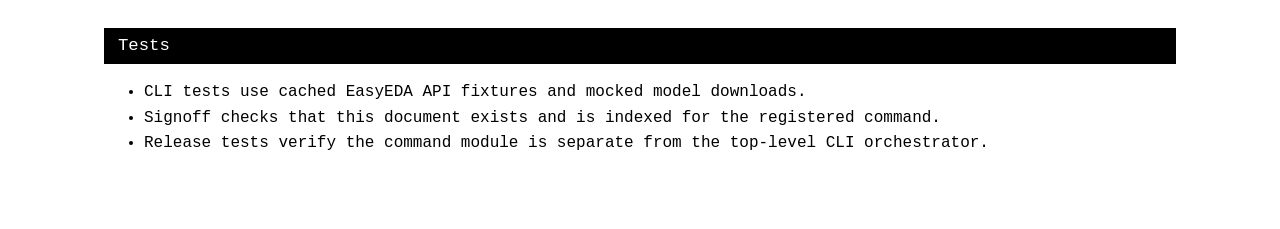
<file: docs/design/cli/download-part.html>
<!doctype html>
<html lang="en">
<head>
  <meta charset="utf-8">
  <meta name="viewport" content="width=device-width, initial-scale=1">
  <title>download-part CLI Design</title>
  <link rel="stylesheet" href="../styles.css">
</head>
<body data-doc-kind="cli-command" data-command="download-part">
<main>
  <nav class="nav">
    <a href="../index.html">Design Index</a>
    <a href="index.html">CLI</a>
  </nav>

  <header>
    <p class="status">CLI command design</p>
    <h1>download-part</h1>
    <p class="lede">
      Fetch one EasyEDA / LCSC component API response by C-number and write a
      local bundle containing raw JSON, summary JSON, 3D model metadata, and
      requested 3D model files.
    </p>
  </header>

  <section id="usage">
    <h2>Usage</h2>
    <pre><code>easyeda-monkey download-part C21190
easyeda-monkey download-part 21190 --output-dir parts
easyeda-monkey download-part C21190 --model-format step --cache-dir .cache/easyeda</code></pre>
  </section>

  <section id="arguments">
    <h2>Arguments</h2>
    <table>
      <tr>
        <th>Name</th>
        <th>Required</th>
        <th>Meaning</th>
      </tr>
      <tr>
        <td><code>lcsc_id</code></td>
        <td>Yes</td>
        <td>LCSC C-number. The command accepts either <code>C21190</code> or <code>21190</code>.</td>
      </tr>
      <tr>
        <td><code>-o, --output-dir</code></td>
        <td>No</td>
        <td>Output root directory. The command writes into <code>&lt;output-dir&gt;/&lt;LCSC_ID&gt;/</code>. Default is <code>output</code>.</td>
      </tr>
      <tr>
        <td><code>--cache-dir</code></td>
        <td>No</td>
        <td>Directory for cached raw API responses. A matching cache file avoids live API access.</td>
      </tr>
      <tr>
        <td><code>--model-format</code></td>
        <td>No</td>
        <td>One of <code>both</code>, <code>step</code>, <code>obj</code>, or <code>none</code>. Default is <code>both</code>.</td>
      </tr>
      <tr>
        <td><code>--timeout</code></td>
        <td>No</td>
        <td>HTTP timeout in seconds for live API requests and 3D model downloads.</td>
      </tr>
      <tr>
        <td><code>--rate-limit-seconds</code></td>
        <td>No</td>
        <td>Minimum delay between live API requests made by this process.</td>
      </tr>
    </table>
  </section>

  <section id="output">
    <h2>Output</h2>
    <p>
      The default output directory is <code>output/C21190/</code> for part
      <code>C21190</code>. The bundle is intentionally file-oriented so users
      can inspect the raw API data and the downloaded model files without
      writing Python.
    </p>
    <table>
      <tr>
        <th>Path</th>
        <th>Meaning</th>
      </tr>
      <tr>
        <td><code>easyeda-api.json</code></td>
        <td>Raw EasyEDA / LCSC API response.</td>
      </tr>
      <tr>
        <td><code>summary.json</code></td>
        <td>Compact summary with symbol, footprint, and 3D-model counts.</td>
      </tr>
      <tr>
        <td><code>3d-models.json</code></td>
        <td>Extracted 3D model references and source URLs.</td>
      </tr>
      <tr>
        <td><code>models/&lt;uuid&gt;.step</code></td>
        <td>Downloaded STEP model when requested.</td>
      </tr>
      <tr>
        <td><code>models/&lt;uuid&gt;.obj</code></td>
        <td>Downloaded OBJ model when requested.</td>
      </tr>
      <tr>
        <td><code>download-report.json</code></td>
        <td>Machine-readable report listing output paths and download success.</td>
      </tr>
    </table>
  </section>

  <section id="contracts" data-config-contract="none">
    <h2>Config And Contracts</h2>
    <p>
      This command has no config file. Its JSON report is useful for automation,
      but it is not yet promoted to a stable output contract.
    </p>
  </section>

  <section id="tests">
    <h2>Tests</h2>
    <ul>
      <li>CLI tests use cached EasyEDA API fixtures and mocked model downloads.</li>
      <li>Signoff checks that this document exists and is indexed for the registered command.</li>
      <li>Release tests verify the command module is separate from the top-level CLI orchestrator.</li>
    </ul>
  </section>
</main>
</body>
</html>
</file>
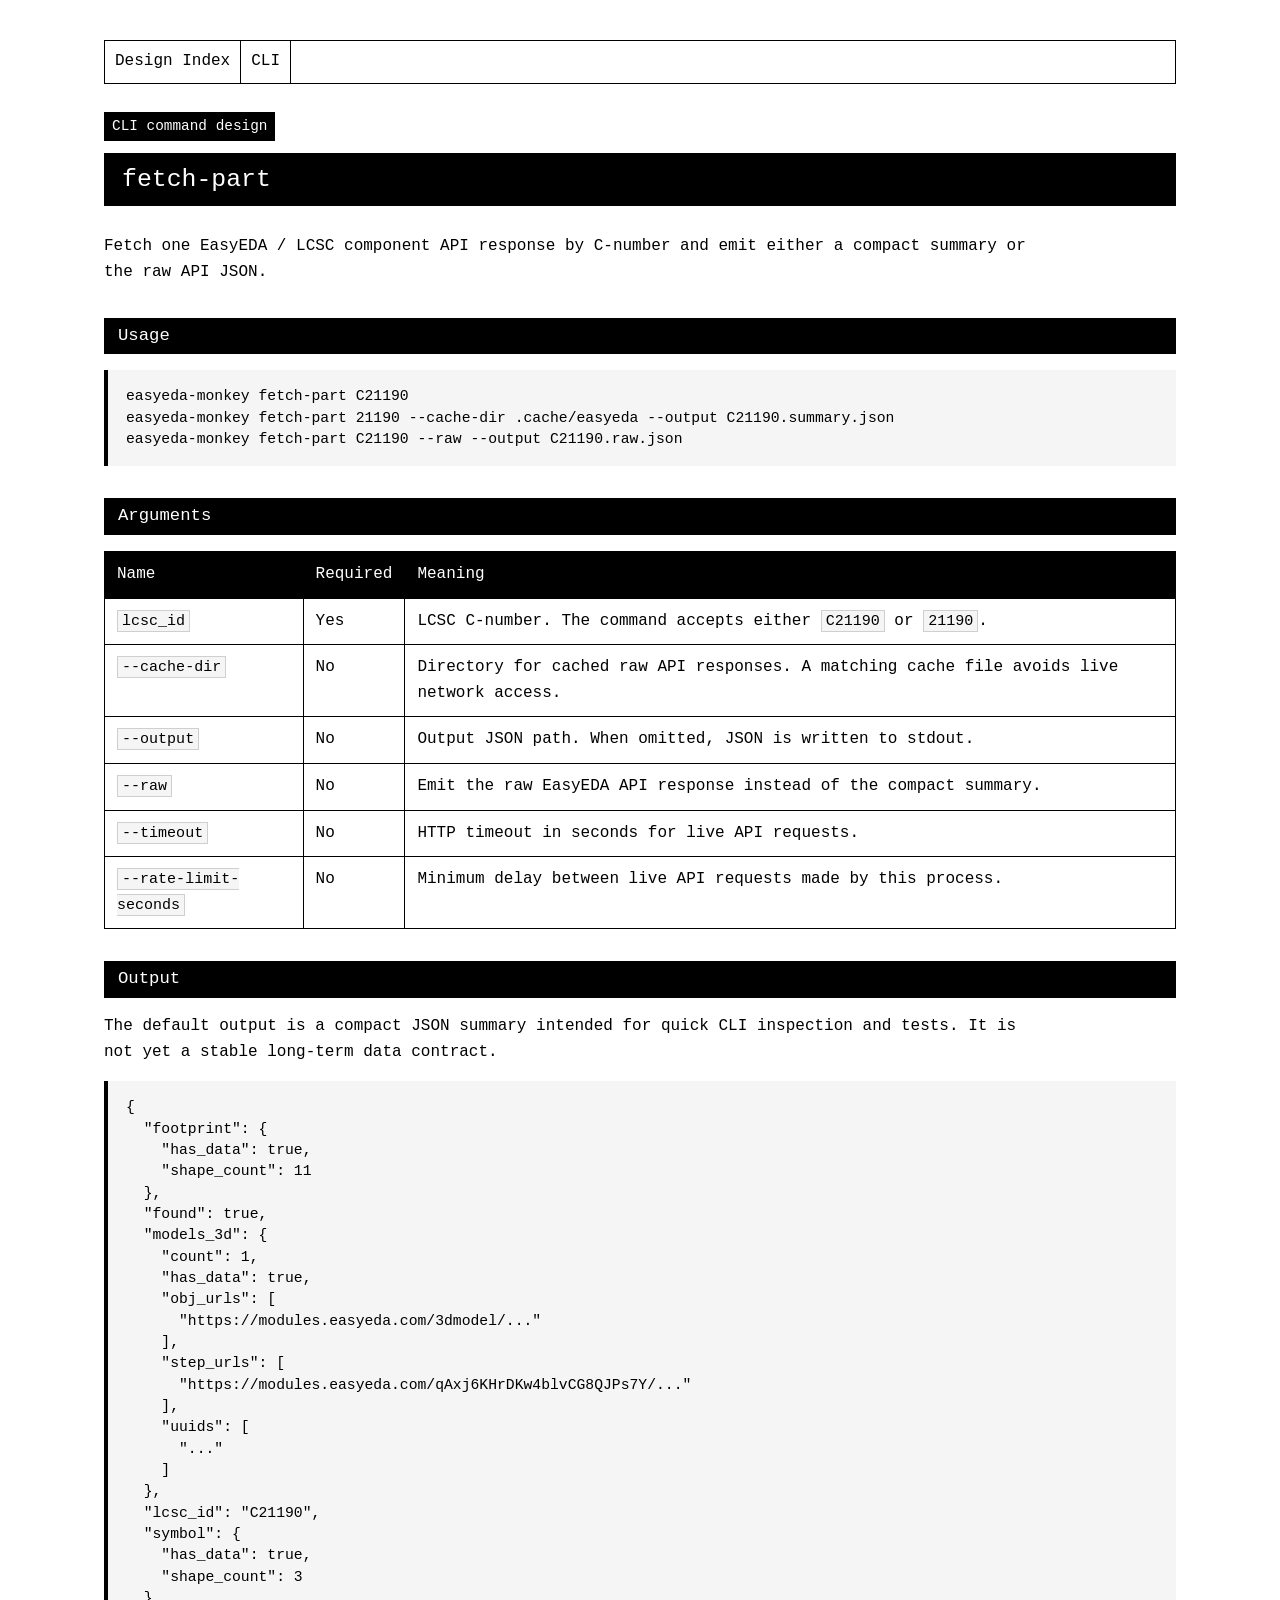
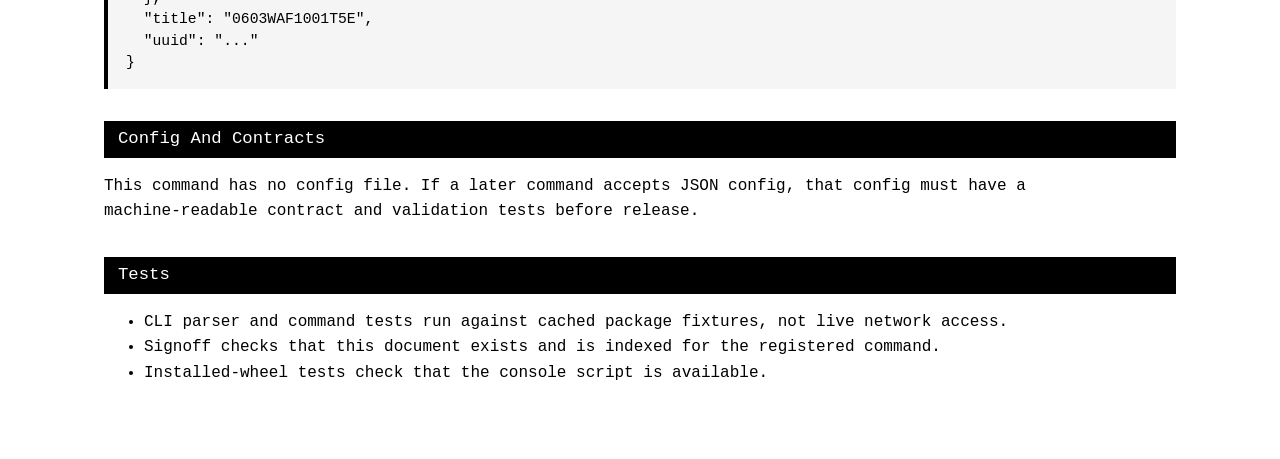
<file: docs/design/cli/fetch-part.html>
<!doctype html>
<html lang="en">
<head>
  <meta charset="utf-8">
  <meta name="viewport" content="width=device-width, initial-scale=1">
  <title>fetch-part CLI Design</title>
  <link rel="stylesheet" href="../styles.css">
</head>
<body data-doc-kind="cli-command" data-command="fetch-part">
<main>
  <nav class="nav">
    <a href="../index.html">Design Index</a>
    <a href="index.html">CLI</a>
  </nav>

  <header>
    <p class="status">CLI command design</p>
    <h1>fetch-part</h1>
    <p class="lede">
      Fetch one EasyEDA / LCSC component API response by C-number and emit
      either a compact summary or the raw API JSON.
    </p>
  </header>

  <section id="usage">
    <h2>Usage</h2>
    <pre><code>easyeda-monkey fetch-part C21190
easyeda-monkey fetch-part 21190 --cache-dir .cache/easyeda --output C21190.summary.json
easyeda-monkey fetch-part C21190 --raw --output C21190.raw.json</code></pre>
  </section>

  <section id="arguments">
    <h2>Arguments</h2>
    <table>
      <tr>
        <th>Name</th>
        <th>Required</th>
        <th>Meaning</th>
      </tr>
      <tr>
        <td><code>lcsc_id</code></td>
        <td>Yes</td>
        <td>LCSC C-number. The command accepts either <code>C21190</code> or <code>21190</code>.</td>
      </tr>
      <tr>
        <td><code>--cache-dir</code></td>
        <td>No</td>
        <td>Directory for cached raw API responses. A matching cache file avoids live network access.</td>
      </tr>
      <tr>
        <td><code>--output</code></td>
        <td>No</td>
        <td>Output JSON path. When omitted, JSON is written to stdout.</td>
      </tr>
      <tr>
        <td><code>--raw</code></td>
        <td>No</td>
        <td>Emit the raw EasyEDA API response instead of the compact summary.</td>
      </tr>
      <tr>
        <td><code>--timeout</code></td>
        <td>No</td>
        <td>HTTP timeout in seconds for live API requests.</td>
      </tr>
      <tr>
        <td><code>--rate-limit-seconds</code></td>
        <td>No</td>
        <td>Minimum delay between live API requests made by this process.</td>
      </tr>
    </table>
  </section>

  <section id="output">
    <h2>Output</h2>
    <p>
      The default output is a compact JSON summary intended for quick CLI
      inspection and tests. It is not yet a stable long-term data
      contract.
    </p>
    <pre><code>{
  "footprint": {
    "has_data": true,
    "shape_count": 11
  },
  "found": true,
  "models_3d": {
    "count": 1,
    "has_data": true,
    "obj_urls": [
      "https://modules.easyeda.com/3dmodel/..."
    ],
    "step_urls": [
      "https://modules.easyeda.com/qAxj6KHrDKw4blvCG8QJPs7Y/..."
    ],
    "uuids": [
      "..."
    ]
  },
  "lcsc_id": "C21190",
  "symbol": {
    "has_data": true,
    "shape_count": 3
  },
  "title": "0603WAF1001T5E",
  "uuid": "..."
}</code></pre>
  </section>

  <section id="contracts" data-config-contract="none">
    <h2>Config And Contracts</h2>
    <p>
      This command has no config file. If a later command accepts JSON config,
      that config must have a machine-readable contract and validation tests
      before release.
    </p>
  </section>

  <section id="tests">
    <h2>Tests</h2>
    <ul>
      <li>CLI parser and command tests run against cached package fixtures, not live network access.</li>
      <li>Signoff checks that this document exists and is indexed for the registered command.</li>
      <li>Installed-wheel tests check that the console script is available.</li>
    </ul>
  </section>
</main>
</body>
</html>
</file>
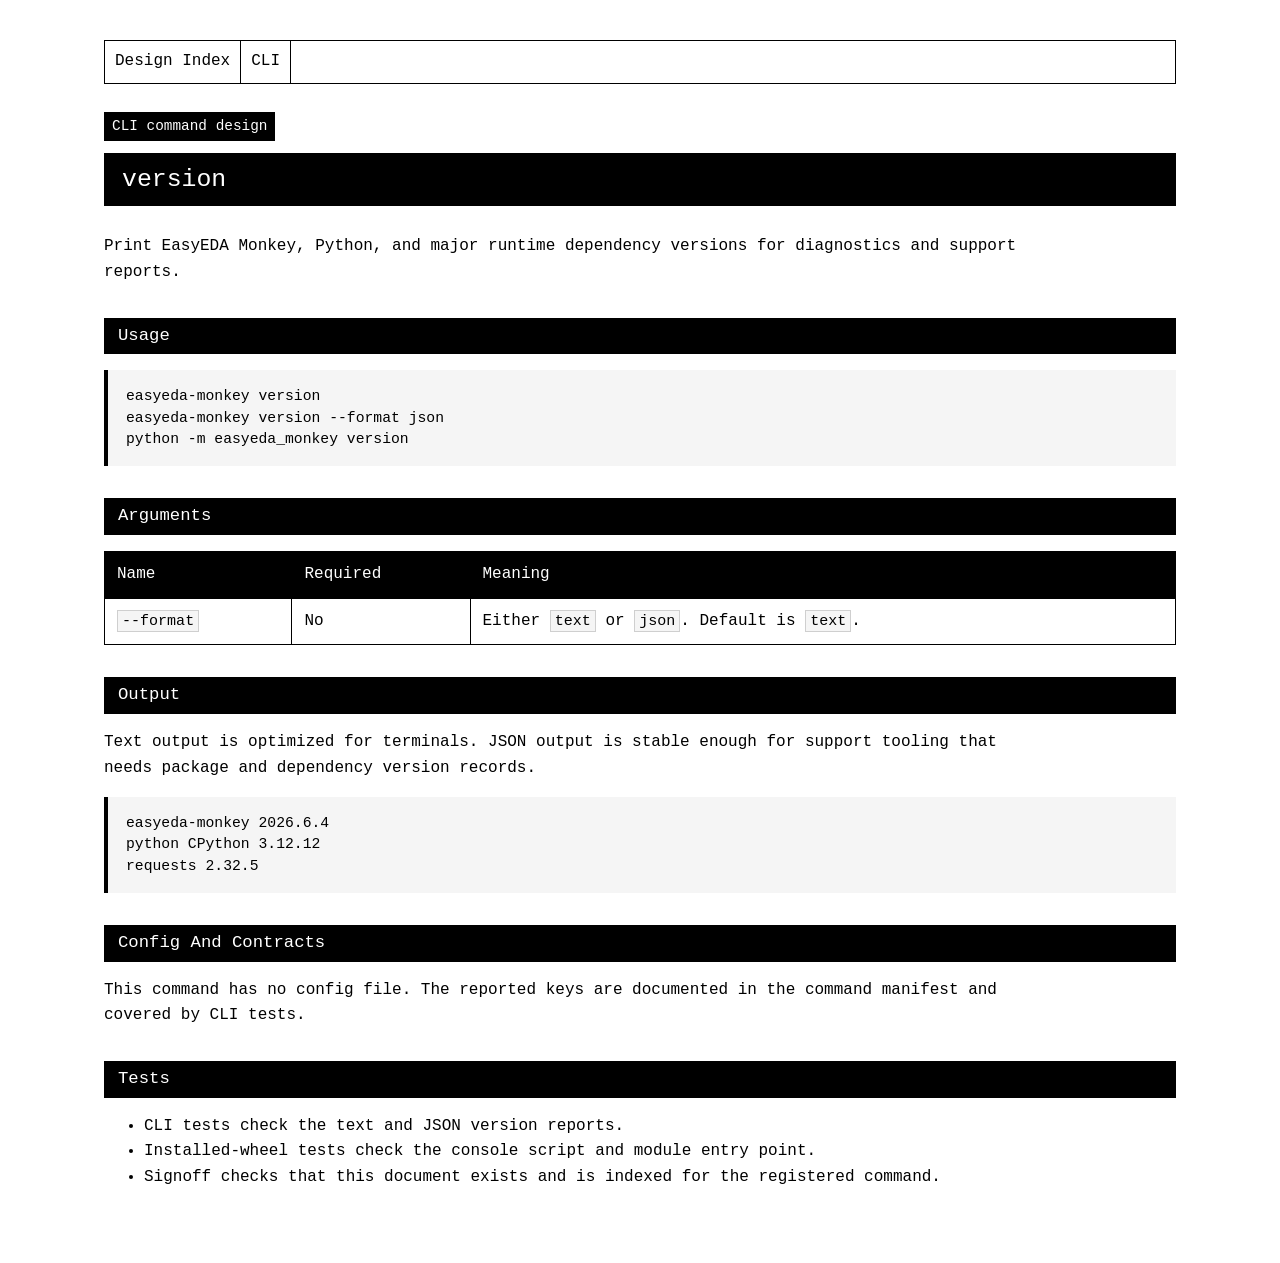
<file: docs/design/cli/version.html>
<!doctype html>
<html lang="en">
<head>
  <meta charset="utf-8">
  <meta name="viewport" content="width=device-width, initial-scale=1">
  <title>version CLI Design</title>
  <link rel="stylesheet" href="../styles.css">
</head>
<body data-doc-kind="cli-command" data-command="version">
<main>
  <nav class="nav">
    <a href="../index.html">Design Index</a>
    <a href="index.html">CLI</a>
  </nav>

  <header>
    <p class="status">CLI command design</p>
    <h1>version</h1>
    <p class="lede">
      Print EasyEDA Monkey, Python, and major runtime dependency versions for
      diagnostics and support reports.
    </p>
  </header>

  <section id="usage">
    <h2>Usage</h2>
    <pre><code>easyeda-monkey version
easyeda-monkey version --format json
python -m easyeda_monkey version</code></pre>
  </section>

  <section id="arguments">
    <h2>Arguments</h2>
    <table>
      <tr>
        <th>Name</th>
        <th>Required</th>
        <th>Meaning</th>
      </tr>
      <tr>
        <td><code>--format</code></td>
        <td>No</td>
        <td>Either <code>text</code> or <code>json</code>. Default is <code>text</code>.</td>
      </tr>
    </table>
  </section>

  <section id="output">
    <h2>Output</h2>
    <p>
      Text output is optimized for terminals. JSON output is stable enough for
      support tooling that needs package and dependency version records.
    </p>
    <pre><code>easyeda-monkey 2026.6.4
python CPython 3.12.12
requests 2.32.5</code></pre>
  </section>

  <section id="contracts" data-config-contract="none">
    <h2>Config And Contracts</h2>
    <p>
      This command has no config file. The reported keys are documented in the
      command manifest and covered by CLI tests.
    </p>
  </section>

  <section id="tests">
    <h2>Tests</h2>
    <ul>
      <li>CLI tests check the text and JSON version reports.</li>
      <li>Installed-wheel tests check the console script and module entry point.</li>
      <li>Signoff checks that this document exists and is indexed for the registered command.</li>
    </ul>
  </section>
</main>
</body>
</html>
</file>
<file: docs/design/styles.css>
:root {
  --bg: #ffffff;
  --bg-alt: #f5f5f5;
  --fg: #000000;
  --fg-muted: #5f5f5f;
  --border: #000000;
  --border-light: #cfcfcf;
  --pass: #22863a;
  --warn: #9a6700;
  --fail: #cb2431;
}

* {
  box-sizing: border-box;
  border-radius: 0 !important;
}

html {
  color-scheme: light;
  font-family: Consolas, Monaco, "Lucida Console", monospace;
  line-height: 1.6;
  color: var(--fg);
  background: var(--bg);
}

body {
  margin: 0;
  background: var(--bg);
}

main {
  max-width: 1120px;
  margin: 0 auto;
  padding: 40px 24px 56px;
}

h1,
h2,
h3 {
  line-height: 1.2;
  color: var(--fg);
  font-weight: normal;
}

h1 {
  margin: 0 0 28px;
  padding: 12px 18px;
  background: var(--fg);
  color: var(--bg);
  font-size: 1.55rem;
  letter-spacing: 0;
}

h2 {
  margin: 32px 0 16px;
  padding: 8px 14px;
  background: var(--fg);
  color: var(--bg);
  font-size: 1.08rem;
  letter-spacing: 0;
}

h3 {
  margin-top: 24px;
  font-size: 1rem;
  font-weight: bold;
}

p,
li {
  max-width: 940px;
}

a {
  color: var(--fg);
  text-decoration: underline;
  text-decoration-thickness: 1px;
  text-underline-offset: 2px;
}

code {
  padding: 1px 4px;
  background: var(--bg-alt);
  color: var(--fg);
  border: 1px solid var(--border-light);
  font-family: Consolas, Monaco, "Lucida Console", monospace;
  font-size: 0.94em;
}

pre {
  overflow: auto;
  margin: 16px 0 24px;
  padding: 16px 18px;
  background: var(--bg-alt);
  color: var(--fg);
  border-left: 4px solid var(--border);
  font-family: Consolas, Monaco, "Lucida Console", monospace;
  font-size: 0.92rem;
  line-height: 1.45;
}

pre code {
  display: block;
  padding: 0;
  border: 0;
  background: transparent;
  color: inherit;
  font: inherit;
}

table {
  width: 100%;
  border-collapse: collapse;
  margin: 16px 0 24px;
  background: var(--bg);
}

th,
td {
  padding: 10px 12px;
  border: 1px solid var(--border);
  text-align: left;
  vertical-align: top;
}

th {
  background: var(--fg);
  color: var(--bg);
  font-weight: normal;
}

.lede {
  max-width: 960px;
  font-size: 1rem;
  color: var(--fg);
}

.nav {
  display: flex;
  flex-wrap: wrap;
  gap: 0;
  margin: 0 0 28px;
  border: 1px solid var(--border);
}

.nav a {
  display: inline-block;
  padding: 8px 10px;
  border-right: 1px solid var(--border);
  background: var(--bg);
  color: var(--fg);
  text-decoration: none;
}

.nav a:hover,
.nav a:focus {
  background: var(--fg);
  color: var(--bg);
}

.panel {
  padding: 18px 20px;
  border: 1px solid var(--border);
  background: var(--bg);
}

.status {
  display: inline-block;
  margin: 0 0 12px;
  padding: 3px 8px;
  background: var(--fg);
  color: var(--bg);
  font-size: 0.9rem;
}

.swatch,
[data-color] {
  display: inline-block;
  width: 1.1em;
  height: 1.1em;
  border: 1px solid var(--border);
  vertical-align: -0.18em;
}

.pass {
  color: var(--pass);
}

.warn {
  color: var(--warn);
}

.fail {
  color: var(--fail);
}

@media (max-width: 700px) {
  main {
    padding: 24px 14px 40px;
  }

  table {
    display: block;
    overflow-x: auto;
  }
}
</file>
